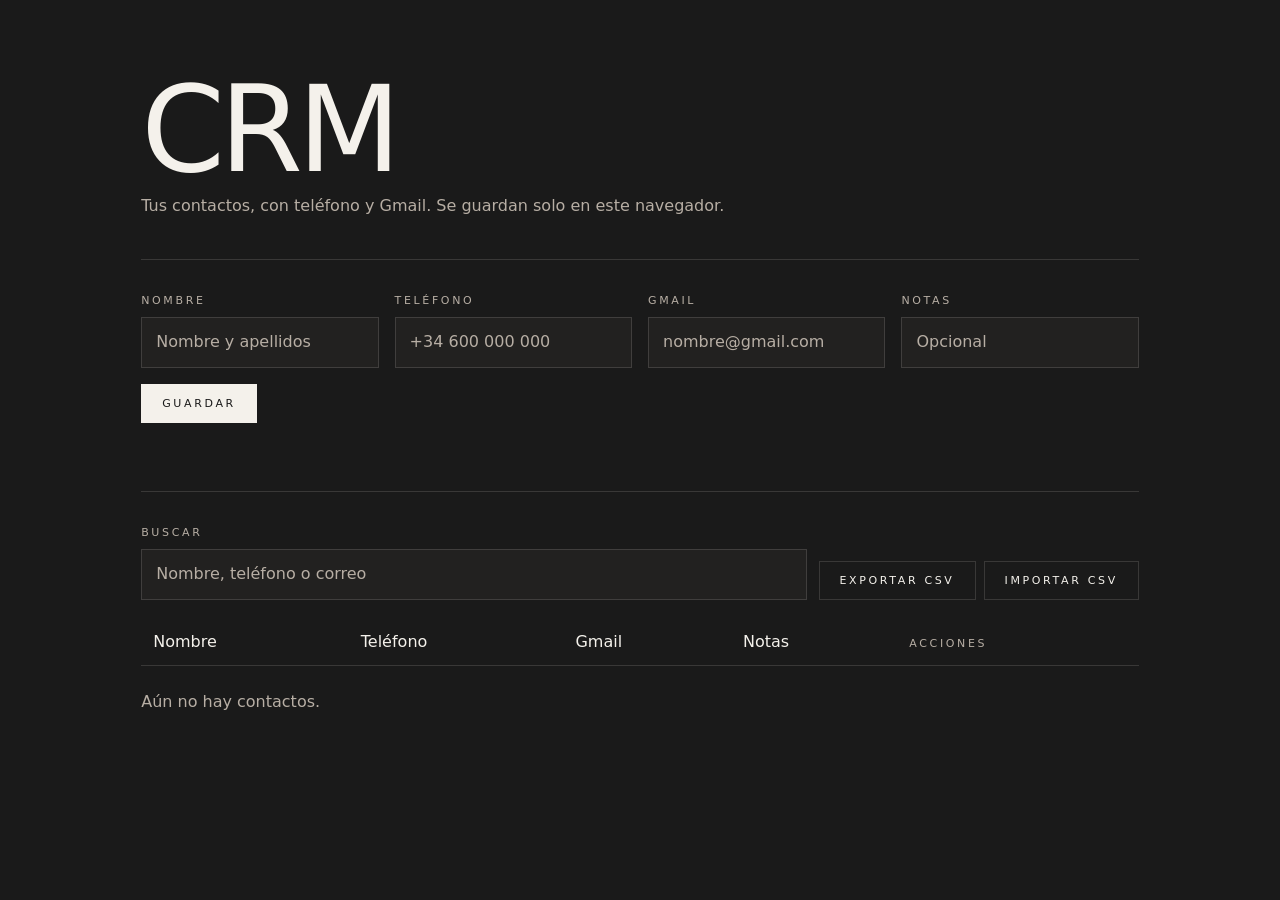
<file: crm.html>
<!doctype html>
<html lang="es">
<head>
<meta charset="utf-8">
<meta name="viewport" content="width=device-width,initial-scale=1">
<title>CRM — MARKA</title>
<meta name="description" content="Agenda de contactos de MARKA: nombre, teléfono y Gmail.">
<meta name="robots" content="noindex,nofollow">
<link rel="icon" href="icon.svg" type="image/svg+xml">
<style>
:root{
--arena:#D9D5CC; --piedra:#B7AEA4; --carbon:#1A1A1A; --hueso:#F4F1EB;
--carbon-2:#222120; --line-d:rgba(244,241,235,.14);
--display:"Neue Montreal","Hanken Grotesk",system-ui,sans-serif;
--body:"Inter",system-ui,sans-serif;
--pad:clamp(20px,4vw,64px);
--ease:cubic-bezier(.22,1,.36,1);
}
*,*::before,*::after{box-sizing:border-box;margin:0;padding:0}
body{background:var(--carbon);color:var(--hueso);font-family:var(--body);font-size:16px;line-height:1.55;-webkit-font-smoothing:antialiased}
main{max-width:1100px;margin:0 auto;padding:clamp(32px,6vw,80px) var(--pad)}
h1{font-family:var(--display);font-weight:500;text-transform:uppercase;letter-spacing:-.045em;line-height:.88;font-size:clamp(48px,10vw,120px);margin-bottom:12px}
.lead{color:var(--piedra);margin-bottom:40px}
.label{font-size:11px;text-transform:uppercase;letter-spacing:.24em;color:var(--piedra)}
section{border-top:1px solid var(--line-d);padding:32px 0}
form{display:grid;grid-template-columns:repeat(auto-fit,minmax(200px,1fr));gap:16px;align-items:end}
label{display:grid;gap:8px}
input{background:var(--carbon-2);color:var(--hueso);border:1px solid var(--line-d);border-radius:0;padding:12px 14px;font:inherit;width:100%}
input::placeholder{color:var(--piedra)}
button,.btn{background:var(--hueso);color:var(--carbon);border:1px solid var(--hueso);padding:12px 20px;font:500 11px var(--body);text-transform:uppercase;letter-spacing:.24em;cursor:pointer;transition:background .4s var(--ease),color .4s var(--ease);display:inline-block;text-align:center}
button:hover,.btn:hover{background:transparent;color:var(--hueso)}
button.sec,.btn.sec{background:transparent;color:var(--hueso);border-color:var(--line-d)}
button.sec:hover,.btn.sec:hover{border-color:var(--hueso)}
[hidden]{display:none!important}
:focus-visible{outline:2px solid var(--hueso);outline-offset:3px}
.bar{display:flex;flex-wrap:wrap;gap:12px;justify-content:space-between;align-items:end;margin-bottom:20px}
.bar .search{flex:1 1 240px}
.acts{display:flex;flex-wrap:wrap;gap:8px}
table{width:100%;border-collapse:collapse}
th{font-weight:400;text-align:left;padding:10px 12px;border-bottom:1px solid var(--line-d)}
td{padding:14px 12px;border-bottom:1px solid var(--line-d);vertical-align:top;overflow-wrap:anywhere}
td a{color:var(--hueso);text-decoration-color:var(--piedra);text-underline-offset:3px}
td.row-acts{white-space:nowrap}
td.row-acts button{padding:8px 12px;margin-left:4px}
.empty{color:var(--piedra);padding:24px 0}
.count{color:var(--piedra)}
.err{color:var(--arena);min-height:1.5em;margin-top:12px}
@media (max-width:640px){
 thead{position:absolute;left:-9999px}
 tr{display:block;border-bottom:1px solid var(--line-d);padding:12px 0}
 td{display:block;border:0;padding:4px 0}
 td[data-l]::before{content:attr(data-l);display:block;font-size:11px;text-transform:uppercase;letter-spacing:.24em;color:var(--piedra)}
 td.row-acts button{margin:8px 8px 0 0}
}
@media (prefers-reduced-motion:reduce){*{transition:none!important}}
</style>
</head>
<body>
<main>
 <h1>CRM</h1>
 <p class="lead">Tus contactos, con teléfono y Gmail. Se guardan solo en este navegador.</p>

 <section aria-label="Añadir contacto">
  <form id="f" novalidate>
   <label><span class="label">Nombre</span><input id="nombre" required autocomplete="off" placeholder="Nombre y apellidos"></label>
   <label><span class="label">Teléfono</span><input id="tel" type="tel" required autocomplete="off" placeholder="+34 600 000 000"></label>
   <label><span class="label">Gmail</span><input id="mail" type="email" required autocomplete="off" placeholder="nombre@gmail.com"></label>
   <label><span class="label">Notas</span><input id="notas" autocomplete="off" placeholder="Opcional"></label>
   <div class="acts"><button id="guardar" type="submit">Guardar</button><button id="cancelar" class="sec" type="button" hidden>Cancelar</button></div>
  </form>
  <p class="err" id="err" role="alert"></p>
 </section>

 <section aria-label="Lista de contactos">
  <div class="bar">
   <label class="search"><span class="label">Buscar</span><input id="q" type="search" placeholder="Nombre, teléfono o correo"></label>
   <div class="acts">
    <button id="exp" class="sec" type="button">Exportar CSV</button>
    <label class="btn sec" for="imp">Importar CSV</label>
    <input id="imp" type="file" accept=".csv,text/csv" hidden>
   </div>
  </div>
  <p class="count" id="count" aria-live="polite"></p>
  <table>
   <thead><tr><th scope="col">Nombre</th><th scope="col">Teléfono</th><th scope="col">Gmail</th><th scope="col">Notas</th><th scope="col"><span class="label">Acciones</span></th></tr></thead>
   <tbody id="rows"></tbody>
  </table>
  <p class="empty" id="empty" hidden>Aún no hay contactos.</p>
 </section>
</main>

<script>
(function(){
 var KEY='marka-crm-contactos', data=[], editId=null;
 var $=function(i){return document.getElementById(i)};

 function load(){try{data=JSON.parse(localStorage.getItem(KEY))||[]}catch(e){data=[]}}
 function save(){try{localStorage.setItem(KEY,JSON.stringify(data))}catch(e){$('err').textContent='No se pudo guardar en este navegador.'}}
 function uid(){return Date.now().toString(36)+Math.random().toString(36).slice(2,6)}

 function cell(tr,label,child){var td=document.createElement('td');td.setAttribute('data-l',label);td.appendChild(child);tr.appendChild(td);return td}
 function txt(s){return document.createTextNode(s||'')}
 function link(href,s){var a=document.createElement('a');a.href=href;a.textContent=s;return a}
 function btn(s,cls,fn){var b=document.createElement('button');b.type='button';b.textContent=s;if(cls)b.className=cls;b.addEventListener('click',fn);return b}

 function render(){
  var q=$('q').value.trim().toLowerCase(), body=$('rows');
  body.textContent='';
  var list=data.filter(function(c){return !q||(c.nombre+' '+c.tel+' '+c.mail+' '+c.notas).toLowerCase().indexOf(q)>-1});
  list.sort(function(a,b){return a.nombre.localeCompare(b.nombre,'es')});
  list.forEach(function(c){
   var tr=document.createElement('tr');
   cell(tr,'Nombre',txt(c.nombre));
   cell(tr,'Teléfono',link('tel:'+c.tel.replace(/[^\d+]/g,''),c.tel));
   cell(tr,'Gmail',link('mailto:'+c.mail,c.mail));
   cell(tr,'Notas',txt(c.notas));
   var td=document.createElement('td');td.className='row-acts';
   td.appendChild(btn('Editar','sec',function(){edit(c.id)}));
   td.appendChild(btn('Borrar','sec',function(){del(c.id)}));
   tr.appendChild(td);body.appendChild(tr);
  });
  $('count').textContent=data.length?list.length+' de '+data.length+' contactos':'';
  $('empty').hidden=data.length>0;
 }

 function reset(){editId=null;$('f').reset();$('guardar').textContent='Guardar';$('cancelar').hidden=true;$('err').textContent=''}
 function edit(id){
  var c=data.find(function(x){return x.id===id});if(!c)return;
  editId=id;$('nombre').value=c.nombre;$('tel').value=c.tel;$('mail').value=c.mail;$('notas').value=c.notas;
  $('guardar').textContent='Actualizar';$('cancelar').hidden=false;$('nombre').focus();
 }
 function del(id){
  var c=data.find(function(x){return x.id===id});
  if(c&&confirm('¿Borrar a '+c.nombre+'?')){data=data.filter(function(x){return x.id!==id});save();render();if(editId===id)reset()}
 }

 $('f').addEventListener('submit',function(e){
  e.preventDefault();
  var n=$('nombre').value.trim(), t=$('tel').value.trim(), m=$('mail').value.trim(), no=$('notas').value.trim();
  if(!n||!t||!m){$('err').textContent='Rellena nombre, teléfono y Gmail.';return}
  if(!/^[^\s@]+@[^\s@]+\.[^\s@]+$/.test(m)){$('err').textContent='El correo no es válido.';return}
  if(!/^\+?[\d\s().-]{6,}$/.test(t)){$('err').textContent='El teléfono no es válido.';return}
  var dup=data.some(function(c){return c.id!==editId&&c.mail.toLowerCase()===m.toLowerCase()});
  if(dup){$('err').textContent='Ya existe un contacto con ese correo.';return}
  if(editId){var c=data.find(function(x){return x.id===editId});c.nombre=n;c.tel=t;c.mail=m;c.notas=no}
  else data.push({id:uid(),nombre:n,tel:t,mail:m,notas:no});
  save();reset();render();$('nombre').focus();
 });
 $('cancelar').addEventListener('click',reset);
 $('q').addEventListener('input',render);

 function esc(s){s=String(s||'');return /[",\n;]/.test(s)?'"'+s.replace(/"/g,'""')+'"':s}
 $('exp').addEventListener('click',function(){
  var rows=[['nombre','telefono','gmail','notas']].concat(data.map(function(c){return [c.nombre,c.tel,c.mail,c.notas]}));
  var csv='﻿'+rows.map(function(r){return r.map(esc).join(',')}).join('\r\n');
  var a=document.createElement('a');a.href=URL.createObjectURL(new Blob([csv],{type:'text/csv;charset=utf-8'}));
  a.download='contactos.csv';document.body.appendChild(a);a.click();a.remove();
 });

 function parseCSV(s){
  var rows=[],r=[],f='',q=false,i,ch;
  s=s.replace(/^﻿/,'');
  var sep=(s.split('\n')[0].match(/;/g)||[]).length>(s.split('\n')[0].match(/,/g)||[]).length?';':',';
  for(i=0;i<s.length;i++){ch=s[i];
   if(q){if(ch==='"'){if(s[i+1]==='"'){f+='"';i++}else q=false}else f+=ch}
   else if(ch==='"')q=true;
   else if(ch===sep){r.push(f);f=''}
   else if(ch==='\n'||ch==='\r'){if(ch==='\r'&&s[i+1]==='\n')i++;r.push(f);rows.push(r);r=[];f=''}
   else f+=ch}
  if(f||r.length){r.push(f);rows.push(r)}
  return rows;
 }
 $('imp').addEventListener('change',function(e){
  var file=e.target.files[0];if(!file)return;
  var rd=new FileReader();
  rd.onload=function(){
   var rows=parseCSV(String(rd.result)), added=0;
   rows.slice(1).forEach(function(r){
    var n=(r[0]||'').trim(), t=(r[1]||'').trim(), m=(r[2]||'').trim();
    if(!n||!t||!/^[^\s@]+@[^\s@]+\.[^\s@]+$/.test(m))return;
    if(data.some(function(c){return c.mail.toLowerCase()===m.toLowerCase()}))return;
    data.push({id:uid(),nombre:n,tel:t,mail:m,notas:(r[3]||'').trim()});added++;
   });
   save();render();$('err').textContent=added+' contactos importados.';
  };
  rd.readAsText(file);e.target.value='';
 });

 load();render();
})();
</script>
</body>
</html>
</file>
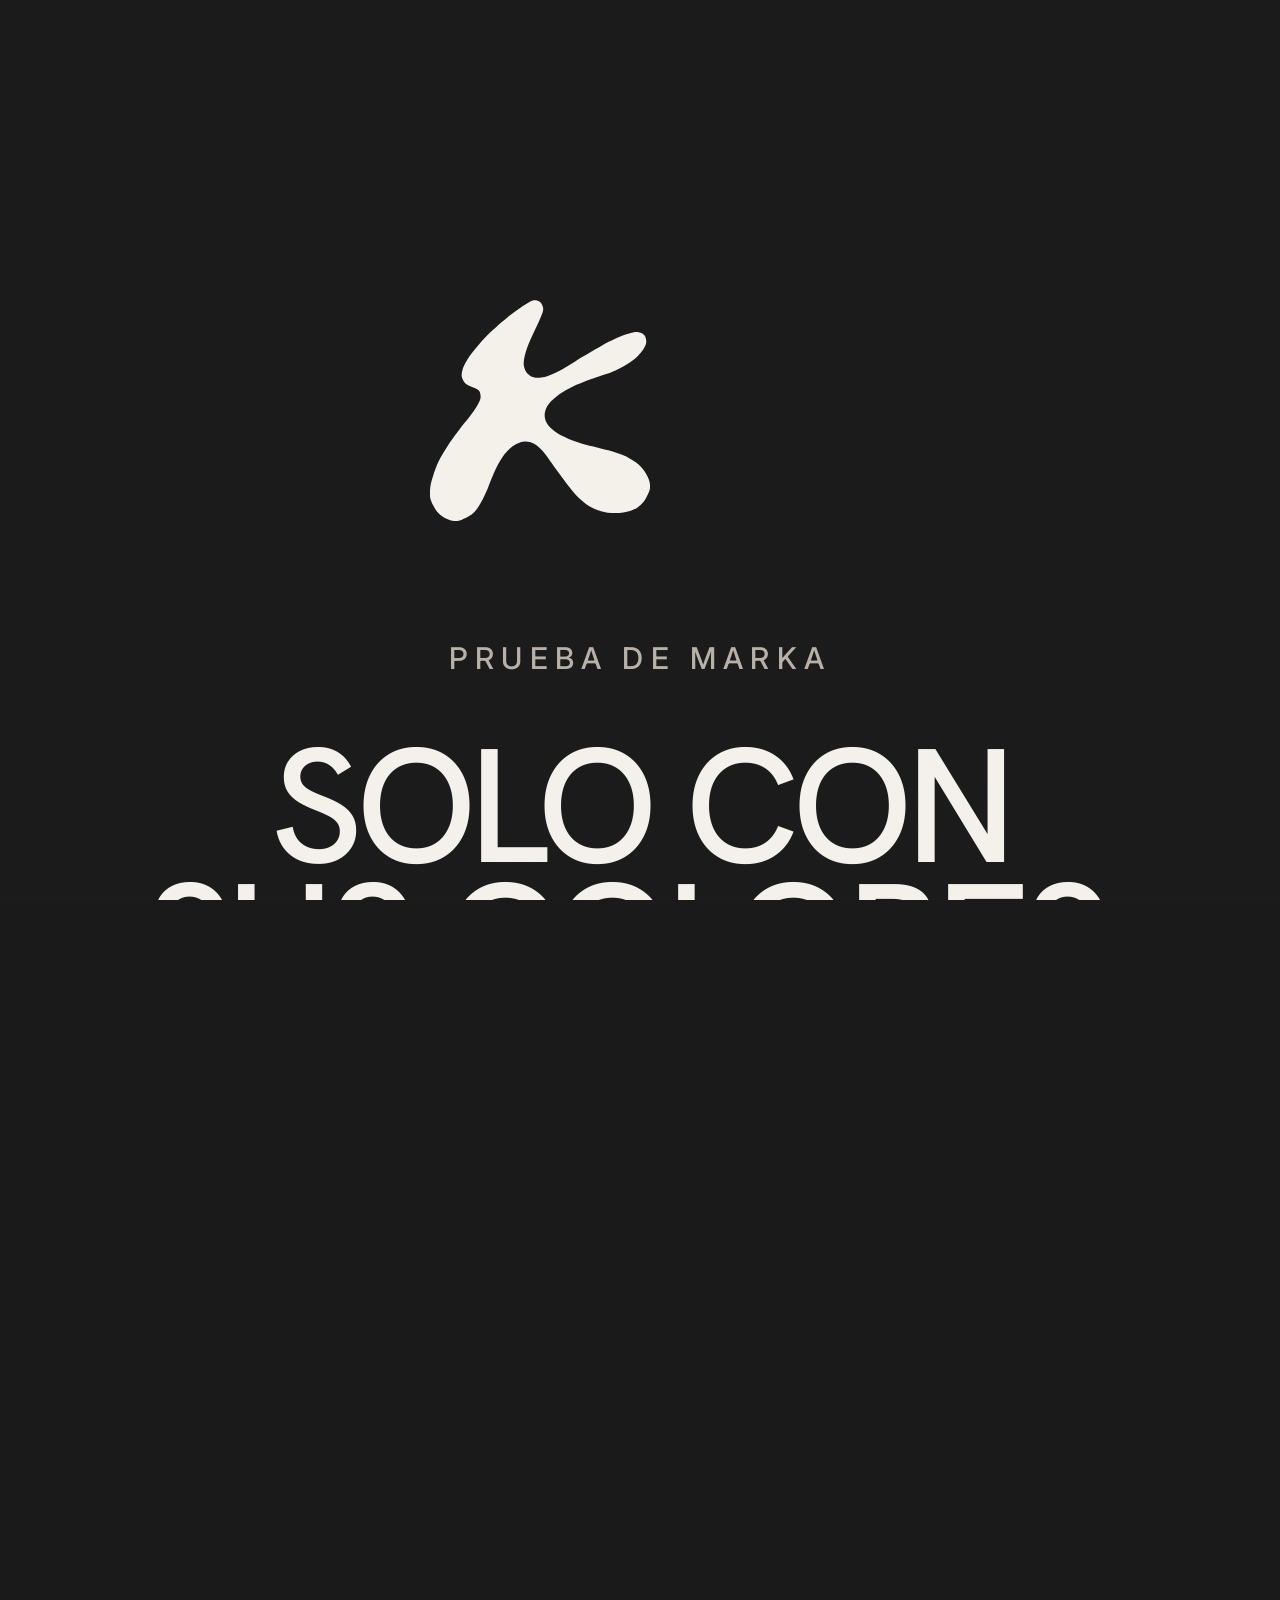
<file: contenido/piezas/02-sin-logo-quiz.html>
<!doctype html>
<html lang="es"><head><meta charset="utf-8"><title>¿La reconoces sin su logo?</title>
<link rel="stylesheet" href="../motor/base.css">
<style>
.pal{position:absolute;left:0;right:0;text-align:center}
.k{position:absolute;color:var(--hueso)}
#tablero{position:absolute;left:110px;top:560px;width:860px;height:860px;overflow:hidden;border-radius:6px}
#tablero > div{position:absolute}
#barra{position:absolute;left:110px;top:1460px;height:10px;background:var(--hueso);width:0}
#marco{position:absolute;left:110px;top:1460px;height:10px;width:860px;background:var(--hueso);opacity:.15}
#nombre{position:absolute;left:0;right:0;top:1520px;text-align:center}
</style></head>
<body><div class="lienzo">

<section class="esc" id="s1">
  <div class="k" id="s1k" style="left:430px;top:300px;width:220px;height:221px"></div>
  <div class="pal et" style="top:640px;color:var(--piedra)">Prueba de marka</div>
  <div class="pal d" id="s1a" style="top:740px;font-size:150px">SOLO CON</div>
  <div class="pal d" id="s1b" style="top:875px;font-size:150px">SUS COLORES.</div>
  <div class="pal d" id="s1c" style="top:1080px;font-size:118px;color:var(--piedra)">¿CUÁNTAS</div>
  <div class="pal d" id="s1d" style="top:1185px;font-size:118px;color:var(--piedra)">ACIERTAS?</div>
</section>

<section class="esc" id="s2">
  <div class="pal et" id="ronda" style="top:300px;color:var(--piedra)"></div>
  <div class="pal d" style="top:380px;font-size:104px">¿QUÉ MARKA ES?</div>
  <div id="tablero"></div>
  <div id="marco"></div><div id="barra"></div>
  <div id="nombre" class="d" style="font-size:118px"></div>
</section>

<section class="esc" id="s3" style="background:var(--hueso);color:var(--carbon)">
  <div class="pal d" id="s3a" style="top:470px;font-size:124px">SI TAPAS<br>TU LOGO,<br>¿TE RECONOCEN?</div>
  <div class="pal b" id="s3b" style="top:900px;font-size:54px;padding:0 120px">Un logo es la firma. Lo que te hace reconocible es todo lo demás.</div>
  <div class="pal d" id="s3c" style="top:1200px;font-size:96px">COMENTA «MARKA»</div>
  <div class="pal b" id="s3d" style="top:1310px;font-size:50px;padding:0 140px">y te decimos si tu marka pasa la prueba.</div>
</section>

<section class="esc" id="s4">
  <div class="k" id="s4k" style="left:390px;top:620px;width:300px;height:302px"></div>
  <div class="pal d" id="s4a" style="top:1010px;font-size:110px;letter-spacing:.12em">MARKA</div>
  <div class="pal et" id="s4b" style="top:1150px;color:var(--piedra)">Esto no es un logo. Es una marka.</div>
</section>

<div id="flash" class="esc" style="background:var(--hueso);opacity:0;z-index:50"></div>
<div id="grano"></div>
</div>
<script src="../motor/k-path.js"></script>
<script src="../motor/motor.js"></script>
<script>
const {e, p, lerp, spring, vis, $, set, clamp} = M;
['#s1k','#s4k'].forEach(s => $(s).innerHTML = M.kSvg());
// Rondas: solo color y forma abstracta, sin logotipos.
const R = [
  {n:'COCA-COLA', bg:'#E41E2B', f:[{c:'#FFFFFF', s:'left:-10%;top:42%;width:120%;height:14%;border-radius:50%;transform:rotate(-8deg)'}]},
  {n:'IKEA', bg:'#0058A3', f:[{c:'#FFDA1A', s:'left:12%;top:33%;width:76%;height:34%;border-radius:50%'}]},
  {n:'SPOTIFY', bg:'#191414', f:[{c:'#1DB954', s:'left:25%;top:25%;width:50%;height:50%;border-radius:50%'}]},
  {n:'MCDONALD’S', bg:'#DA291C', f:[{c:'#FFC72C', s:'left:0;top:62%;width:100%;height:38%'}]},
  {n:'MILKA', bg:'#7B5AA6', f:[{c:'#FFFFFF', s:'left:0;top:0;width:100%;height:22%'}]},
  {n:'TIFFANY & CO.', bg:'#81D8D0', f:[{c:'#FFFFFF', s:'left:44%;top:0;width:12%;height:100%'},{c:'#FFFFFF', s:'left:0;top:44%;width:100%;height:12%'}]},
];
const T0 = 2.3, RD = [2.6, 2.5, 2.4, 2.3, 2.2, 2.4]; // cada ronda un poco más rápida
const ini = []; let acc = T0; RD.forEach(d => { ini.push(acc); acc += d; });
const T3 = acc, T4 = T3 + 4.2; window.DURACION = T4 + 2.6;
let cur = -1;
function pinta(i) {
  if (cur === i) return; cur = i;
  const r = R[i]; const tb = $('#tablero');
  tb.style.background = r.bg;
  tb.innerHTML = r.f.map(f => `<div style="background:${f.c};${f.s}"></div>`).join('');
  $('#ronda').textContent = `Ronda ${i + 1} de ${R.length}`;
  $('#nombre').textContent = r.n;
}
function stamp(el, t, a, from = 1.6) { const k = e(t, a, a + .3); set(el, {opacity: t < a ? 0 : 1, transform: `scale(${lerp(from, 1, k)})`}); }
function up(el, t, a, d = .5, dy = 60) { const k = e(t, a, a + d); set(el, {opacity: k, transform: `translateY(${(1 - k) * dy}px)`}); }

window.render = function (t) {
  M.grano(t);
  vis($('#s1'), t < T0); vis($('#s2'), t >= T0 && t < T3); vis($('#s3'), t >= T3 && t < T4); vis($('#s4'), t >= T4);
  let fl = 0; [T0, T3, T4].concat(ini.slice(1)).forEach(c => { const d = t - c; if (d >= 0 && d < .15) fl = Math.max(fl, 1 - d / .15); });
  $('#flash').style.opacity = fl * .8;
  if (t < T0) {
    // el gancho ya se lee en el primer fotograma
    $('#s1k').style.transform = `rotate(${Math.sin(t * 3) * 8}deg) scale(${1 + Math.sin(t * 6) * .03})`;
    stamp($('#s1a'), t, 0, 1.08); stamp($('#s1b'), t, 0, 1.08);
    up($('#s1c'), t, .55, .35, 30); up($('#s1d'), t, .75, .35, 30);
    const o = e(t, T0 - .25, T0); $('#s1').style.transform = `scale(${1 - o * .1})`;
  }
  if (t >= T0 && t < T3) {
    let i = ini.length - 1; while (ini[i] > t) i--;
    pinta(i);
    const a = ini[i], d = RD[i], rev = a + d * .62;
    const k = e(t, a, a + .35);
    const tb = $('#tablero');
    set(tb, {transform: `scale(${lerp(.82, 1, k)}) rotate(${lerp(-4, 0, k)}deg)`, opacity: k});
    [...tb.children].forEach((c, n) => { const kk = spring(t, a + .12 + n * .08, .8, 1.4, 5); c.style.transform = (c.style.transform.replace(/scale\([^)]*\)/, '') + ` scale(${kk})`).trim(); });
    $('#barra').style.width = `${(1 - clamp((t - a - .2) / (rev - a - .2))) * 860}px`;
    const nm = $('#nombre');
    if (t < rev) nm.style.opacity = 0; else stamp(nm, t, rev, 1.5);
  }
  if (t >= T3 && t < T4) {
    up($('#s3a'), t, T3 + .05, .5, 60); up($('#s3b'), t, T3 + .9, .5, 30);
    stamp($('#s3c'), t, T3 + 1.9, 1.4); up($('#s3d'), t, T3 + 2.3, .45, 25);
  }
  if (t >= T4) {
    const k = spring(t, T4, 1.1, 1.8, 5);
    set($('#s4k'), {transform: `scale(${lerp(2.4, 1, k)}) rotate(${lerp(-20, 0, k)}deg)`});
    up($('#s4a'), t, T4 + .45, .5, 40); up($('#s4b'), t, T4 + .8, .5, 20);
  }
};
window.render(0);
</script>
</body></html>
</file>
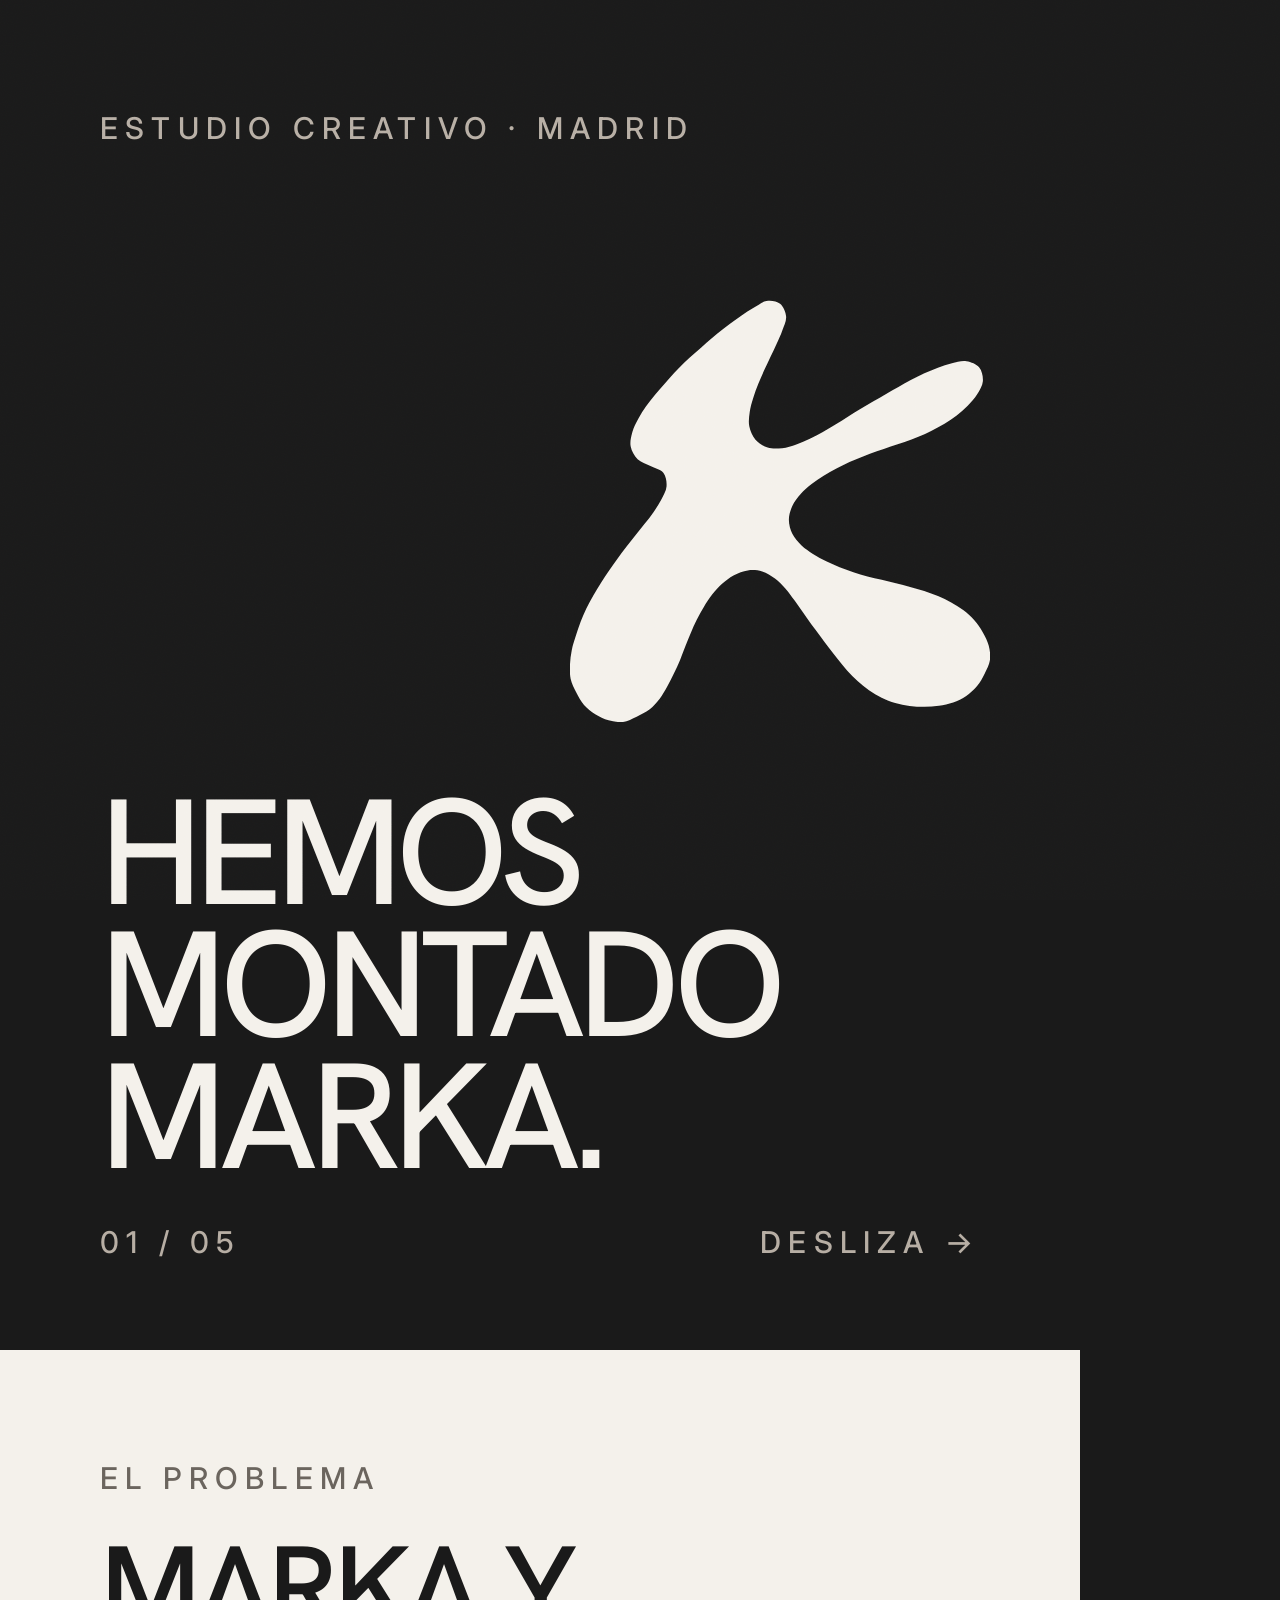
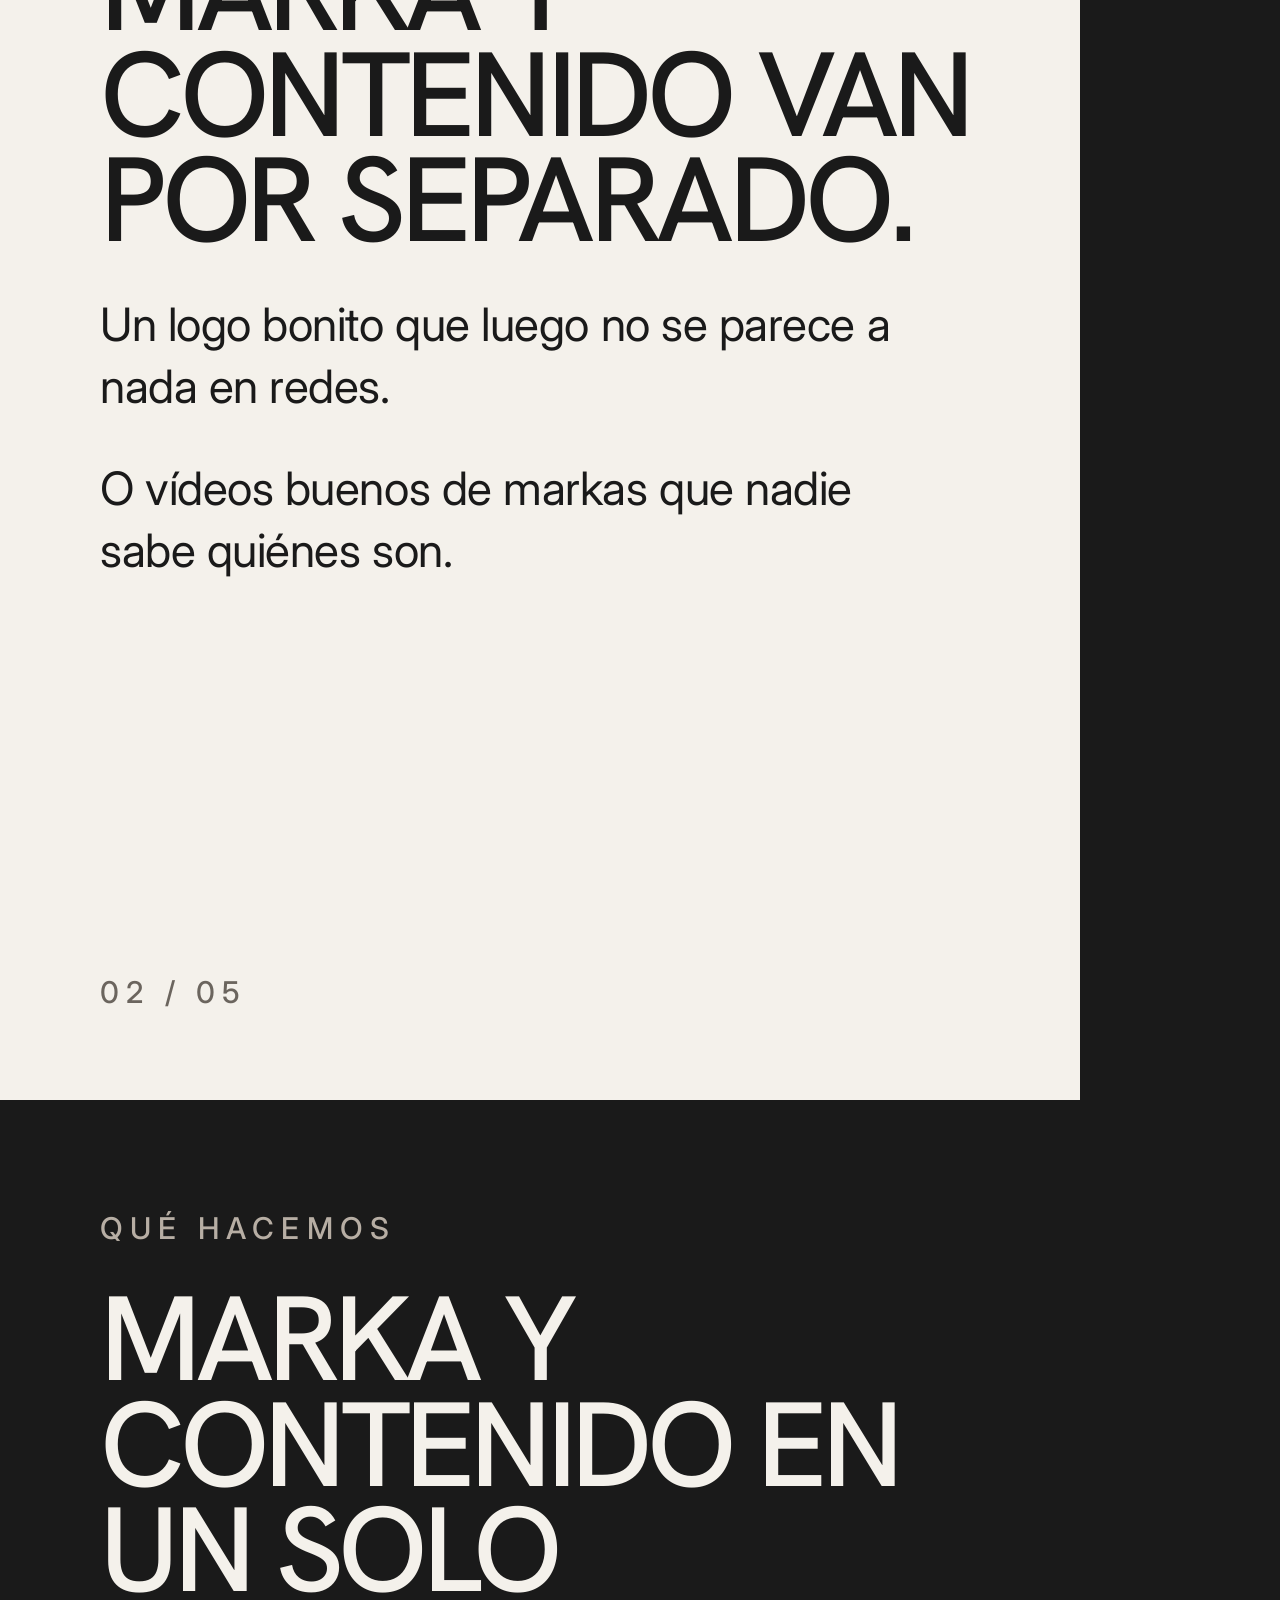
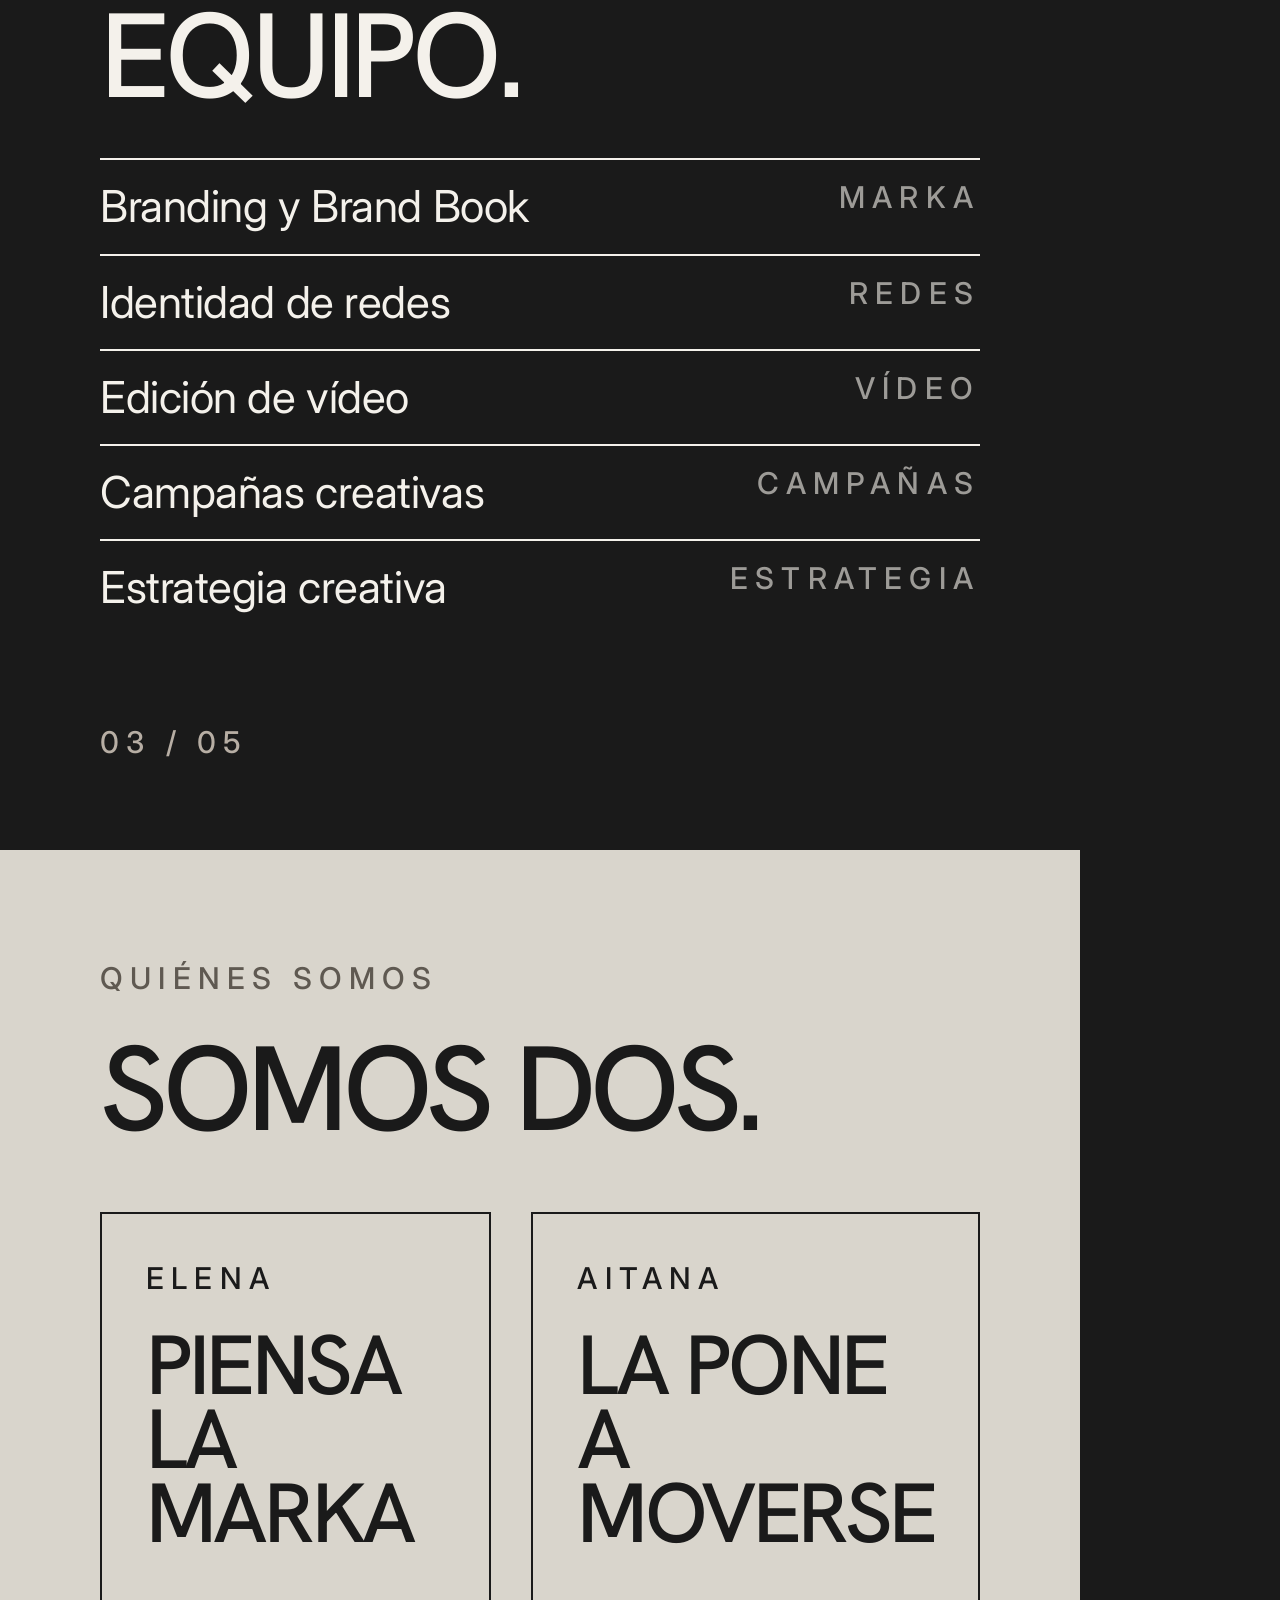
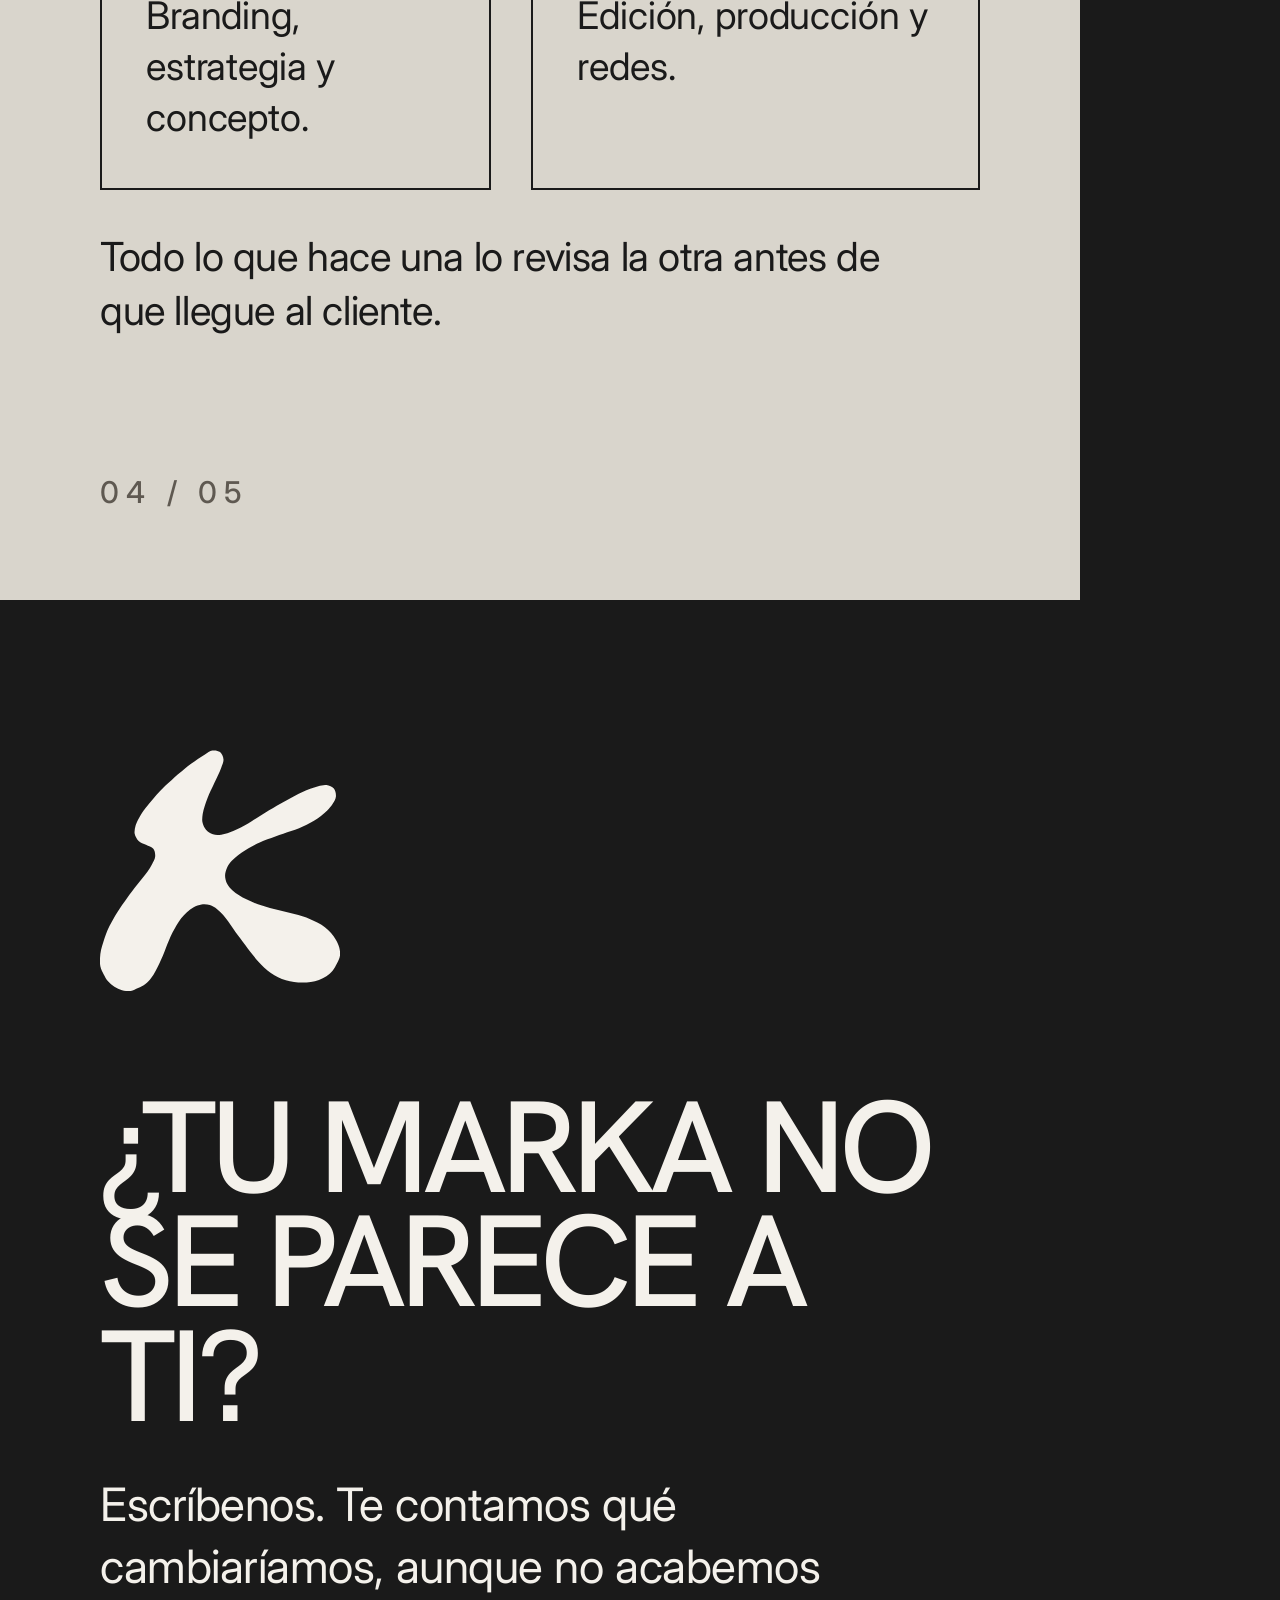
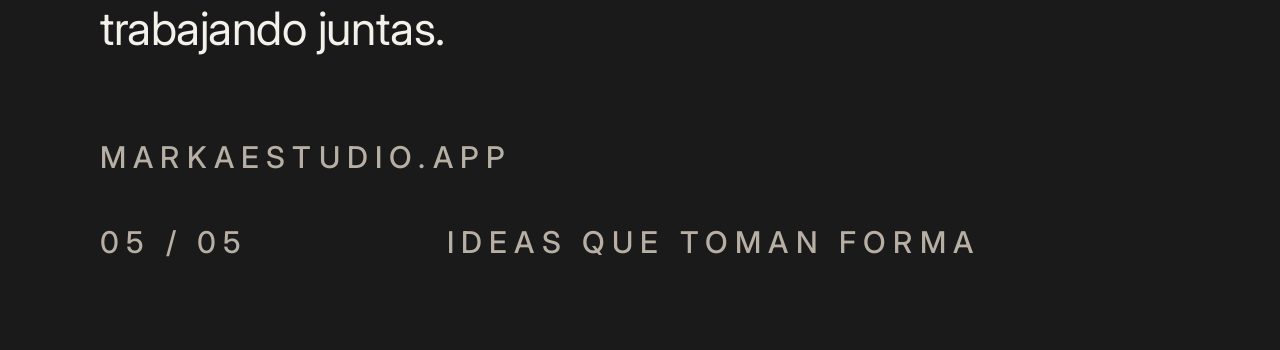
<file: contenido/piezas/03-linkedin-hemos-montado-marka.html>
<!doctype html>
<html lang="es"><head><meta charset="utf-8"><title>Hemos montado MARKA</title>
<link rel="stylesheet" href="../motor/base.css">
<style>
@page{size:1080px 1350px;margin:0}
html,body{width:1080px;height:auto;overflow:visible}
.pag{position:relative;width:1080px;height:1350px;overflow:hidden;page-break-after:always;padding:110px 100px}
.osc{background:var(--carbon);color:var(--hueso)} .cla{background:var(--hueso);color:var(--carbon)} .are{background:var(--arena);color:var(--carbon)}
.n{position:absolute;left:100px;bottom:90px} .m{position:absolute;right:100px;bottom:90px}
.k{position:absolute;color:currentColor}
h2{font-size:150px;margin-top:40px} p{font-size:46px;margin-top:40px;max-width:820px}
.lista{margin-top:50px;font-size:44px;line-height:1.3}
.lista div{border-top:2px solid currentColor;padding:18px 0;display:flex;justify-content:space-between}
.lista span{opacity:.6;font-size:30px;letter-spacing:.24em;text-transform:uppercase;font-weight:500}
.duo{display:flex;gap:40px;margin-top:70px}.duo>div{flex:1;border:2px solid currentColor;padding:44px}
.duo h3{font-size:84px}
</style></head>
<body>
<section class="pag osc">
  <div class="et" style="color:var(--piedra)">Estudio creativo · Madrid</div>
  <div class="k" id="k1" style="right:90px;top:300px;width:420px;height:422px"></div>
  <h2 class="d" style="margin-top:640px">HEMOS<br>MONTADO<br>MARKA.</h2>
  <div class="et n" style="color:var(--piedra)">01 / 05</div><div class="et m" style="color:var(--piedra)">Desliza →</div>
</section>
<section class="pag cla">
  <div class="et" style="color:#6b655e">El problema</div>
  <h2 class="d" style="font-size:120px">MARKA Y CONTENIDO VAN POR SEPARADO.</h2>
  <p class="b">Un logo bonito que luego no se parece a nada en redes.</p>
  <p class="b">O vídeos buenos de markas que nadie sabe quiénes son.</p>
  <div class="et n" style="color:#6b655e">02 / 05</div>
</section>
<section class="pag osc">
  <div class="et" style="color:var(--piedra)">Qué hacemos</div>
  <h2 class="d" style="font-size:120px">MARKA Y CONTENIDO EN UN SOLO EQUIPO.</h2>
  <div class="lista b">
    <div>Branding y Brand Book <span>Marka</span></div>
    <div>Identidad de redes <span>Redes</span></div>
    <div>Edición de vídeo <span>Vídeo</span></div>
    <div>Campañas creativas <span>Campañas</span></div>
    <div>Estrategia creativa <span>Estrategia</span></div>
  </div>
  <div class="et n" style="color:var(--piedra)">03 / 05</div>
</section>
<section class="pag are">
  <div class="et" style="color:#5f5951">Quiénes somos</div>
  <h2 class="d" style="font-size:120px">SOMOS DOS.</h2>
  <div class="duo b">
    <div><div class="et">Elena</div><h3 class="d" style="margin-top:30px">PIENSA LA MARKA</h3><p style="font-size:38px">Branding, estrategia y concepto.</p></div>
    <div><div class="et">Aitana</div><h3 class="d" style="margin-top:30px">LA PONE A MOVERSE</h3><p style="font-size:38px">Edición, producción y redes.</p></div>
  </div>
  <p class="b" style="font-size:40px">Todo lo que hace una lo revisa la otra antes de que llegue al cliente.</p>
  <div class="et n" style="color:#5f5951">04 / 05</div>
</section>
<section class="pag osc">
  <div class="k" id="k2" style="left:100px;top:150px;width:240px;height:241px"></div>
  <h2 class="d" style="margin-top:380px;font-size:130px">¿TU MARKA NO SE PARECE A TI?</h2>
  <p class="b">Escríbenos. Te contamos qué cambiaríamos, aunque no acabemos trabajando juntas.</p>
  <div class="et" style="margin-top:80px;color:var(--piedra)">markaestudio.app</div>
  <div class="et n" style="color:var(--piedra)">05 / 05</div><div class="et m" style="color:var(--piedra)">Ideas que toman forma</div>
</section>
<div id="grano" style="position:fixed"></div>
<script src="../motor/k-path.js"></script><script src="../motor/motor.js"></script>
<script>['#k1','#k2'].forEach(s=>M.$(s).innerHTML=M.kSvg());</script>
</body></html>
</file>
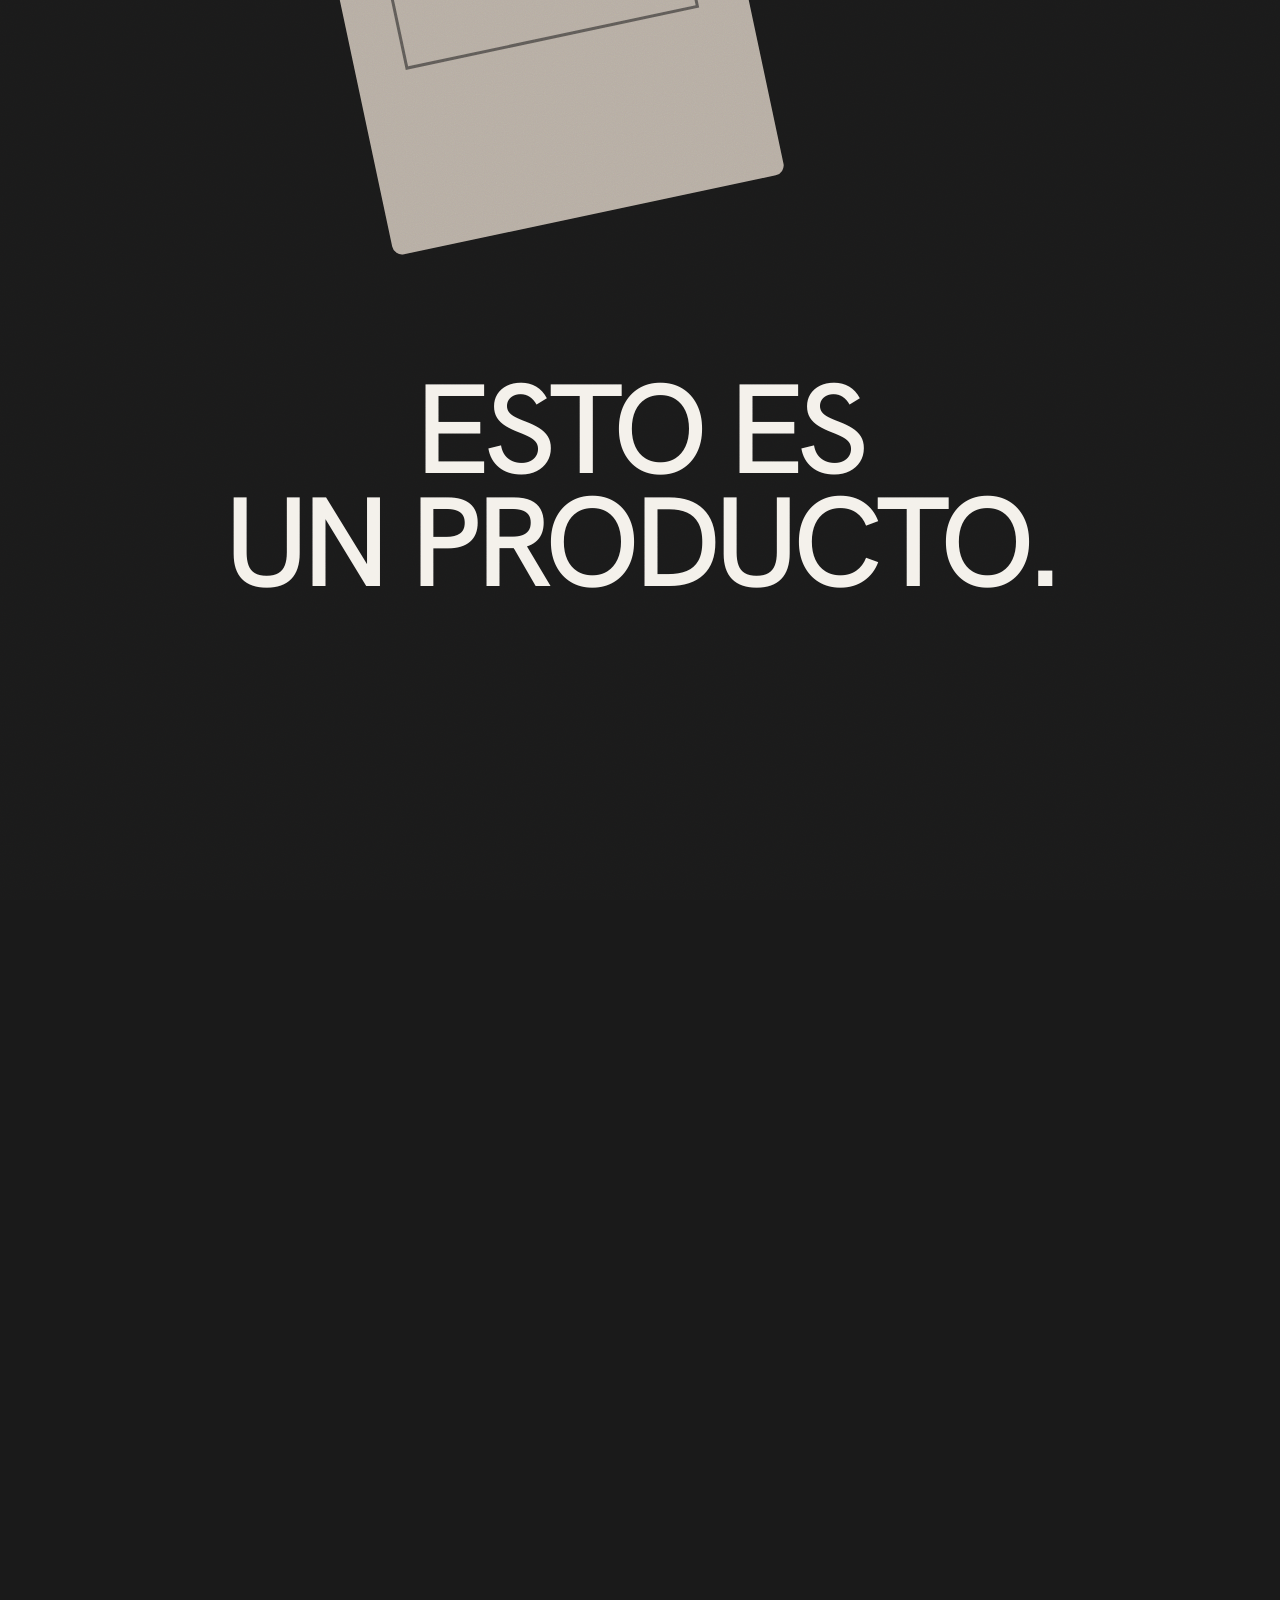
<file: contenido/piezas/04-del-producto-al-regalo.html>
<!doctype html>
<html lang="es"><head><meta charset="utf-8"><title>Del producto al regalo</title>
<link rel="stylesheet" href="../motor/base.css">
<style>
.pal{position:absolute;left:0;right:0;text-align:center}
.k{position:absolute;color:var(--hueso)}
#caja{position:absolute;left:340px;top:640px;width:400px;height:480px}
#cuerpo{position:absolute;inset:0;background:var(--piedra);border-radius:10px}
#etq0{position:absolute;left:50px;right:50px;top:180px;height:120px;border:3px solid var(--carbon);opacity:.55}
#papel{position:absolute;inset:0;background:var(--hueso);border-radius:10px;overflow:hidden;transform-origin:50% 0}
#papel .rayas{position:absolute;inset:-200px;background:repeating-linear-gradient(45deg,transparent 0 40px,rgba(26,26,26,.05) 40px 80px)}
#lazoV,#lazoH{position:absolute;background:var(--carbon)}
#lazoV{left:180px;width:40px;top:0;height:0} #lazoH{top:220px;height:40px;left:0;width:0}
#nudo{position:absolute;left:110px;top:150px;width:180px;height:181px;color:var(--carbon);filter:drop-shadow(0 0 0 var(--hueso))}
#tag{position:absolute;left:300px;top:-60px;white-space:nowrap;background:var(--arena);color:var(--carbon);padding:14px 26px;transform-origin:0 0}
#suelo{position:absolute;left:220px;width:640px;top:1140px;height:4px;background:var(--hueso);opacity:.15}
.paso{position:absolute;left:120px;right:170px;border-top:2px solid rgba(244,241,235,.25);padding-top:26px}
</style></head>
<body><div class="lienzo">
<section class="esc" id="s1">
  <div class="pal et" id="t0" style="top:300px;color:var(--piedra)">Edición Navidad</div>
  <div class="pal d" id="t1" style="top:380px;font-size:120px">ESTO ES<br>UN PRODUCTO.</div>
  <div class="pal d" id="t2" style="top:380px;font-size:120px">ESTO ES<br>UN REGALO.</div>
  <div id="suelo"></div>
  <div id="caja">
    <div id="cuerpo"><div id="etq0"></div></div>
    <div id="papel"><div class="rayas"></div></div>
    <div id="lazoV"></div><div id="lazoH"></div>
    <div id="nudo"></div>
    <div id="tag" class="et">Para ti</div>
  </div>
  <div class="pal b" id="t3" style="top:1260px;font-size:54px;padding:0 140px;color:var(--piedra)">En Navidad nadie compra un producto. Compra lo que va a regalar.</div>
</section>
<section class="esc" id="s2">
  <div class="pal et" style="top:330px;color:var(--piedra)">Lo que preparamos</div>
  <div class="paso" id="p1" style="top:470px"><div class="et" style="color:var(--piedra)">01</div><div class="d" style="font-size:100px;margin-top:18px">PACKAGING DE TEMPORADA</div></div>
  <div class="paso" id="p2" style="top:790px"><div class="et" style="color:var(--piedra)">02</div><div class="d" style="font-size:100px;margin-top:18px">VÍDEO DE PRODUCTO</div></div>
  <div class="paso" id="p3" style="top:1110px"><div class="et" style="color:var(--piedra)">03</div><div class="d" style="font-size:100px;margin-top:18px">CAMPAÑA EN REDES</div></div>
</section>
<section class="esc" id="s3" style="background:var(--hueso);color:var(--carbon)">
  <div class="pal d" id="c1" style="top:560px;font-size:130px">QUE TU<br>PRODUCTO<br>SE REGALE.</div>
  <div class="pal b" id="c2" style="top:1020px;font-size:54px;padding:0 150px">Escríbenos y te preparamos tu Edición Navidad.</div>
  <div class="pal et" id="c3" style="top:1220px;color:#6b655e">markaestudio.app</div>
</section>
<section class="esc" id="s4">
  <div class="k" id="kf" style="left:390px;top:620px;width:300px;height:302px"></div>
  <div class="pal d" id="m1" style="top:1010px;font-size:110px;letter-spacing:.12em">MARKA</div>
  <div class="pal et" id="m2" style="top:1150px;color:var(--piedra)">Ideas que toman forma</div>
</section>
<div id="flash" class="esc" style="background:var(--hueso);opacity:0;z-index:50"></div>
<div id="grano"></div>
</div>
<script src="../motor/k-path.js"></script><script src="../motor/motor.js"></script>
<script>
const {e, p, lerp, spring, vis, $, set, clamp} = M;
$('#nudo').innerHTML = M.kSvg(); $('#kf').innerHTML = M.kSvg();
const A = 11.5, B = 16.3, C = 20.0; window.DURACION = C + 2.6;
function stamp(el, t, a, from = 1.5) { const k = e(t, a, a + .3); set(el, {opacity: t < a ? 0 : 1, transform: `scale(${lerp(from, 1, k)})`}); }
function up(el, t, a, d = .5, dy = 60) { const k = e(t, a, a + d); set(el, {opacity: k, transform: `translateY(${(1 - k) * dy}px)`}); }
window.render = function (t) {
  M.grano(t);
  vis($('#s1'), t < A); vis($('#s2'), t >= A && t < B); vis($('#s3'), t >= B && t < C); vis($('#s4'), t >= C);
  let fl = 0; [A, B, C, 3.4].forEach(c => { const d = t - c; if (d >= 0 && d < .15) fl = Math.max(fl, 1 - d / .15); });
  $('#flash').style.opacity = fl * .7;
  if (t < A) {
    up($('#t0'), t, 0, .3, 20);
    // el producto cae y rebota
    const y = lerp(-900, 0, spring(t, 0, .8, 2, 5.5));
    $('#caja').style.transform = `translateY(${y}px) rotate(${lerp(-12, 0, e(t, 0, .7))}deg) scale(${1 + Math.sin(t * 2) * .01})`;
    set($('#t1'), {opacity: t < 3.3 ? 1 : 0, transform: `scale(${lerp(1.06, 1, e(t, 0, .4))})`});
    // papel que envuelve de arriba abajo
    $('#papel').style.transform = `scaleY(${e(t, 3.4, 4.2)})`;
    $('#lazoV').style.height = `${e(t, 4.3, 4.8) * 480}px`;
    $('#lazoH').style.width = `${e(t, 4.6, 5.1) * 400}px`;
    const n = spring(t, 5.1, .9, 1.6, 4.5);
    set($('#nudo'), {transform: `scale(${n}) rotate(${lerp(-120, 0, n)}deg)`, opacity: t > 5.1 ? 1 : 0});
    const g = spring(t, 5.7, 1.4, 1.2, 3);
    set($('#tag'), {transform: `rotate(${lerp(-70, 12, g) + Math.sin(t * 3) * 3 * clamp(t - 6.5)}deg)`, opacity: t > 5.7 ? 1 : 0});
    if (t >= 3.4) stamp($('#t2'), t, 3.4, 1.4); else $('#t2').style.opacity = 0;
    up($('#t3'), t, 7.0, .6, 40);
    const o = e(t, A - .35, A); $('#s1').style.transform = `translateY(${-o * 300}px)`; $('#s1').style.opacity = 1 - o;
  }
  if (t >= A && t < B) {
    [['#p1', A + .1], ['#p2', A + 1.4], ['#p3', A + 2.7]].forEach(([s, a]) => { const k = e(t, a, a + .45); set($(s), {opacity: k, transform: `translateX(${(1 - k) * -140}px)`}); });
  }
  if (t >= B && t < C) { up($('#c1'), t, B + .05, .5, 70); up($('#c2'), t, B + .9, .5, 30); up($('#c3'), t, B + 1.4, .5, 20); }
  if (t >= C) {
    const k = spring(t, C, 1.1, 1.8, 5);
    set($('#kf'), {transform: `scale(${lerp(2.4, 1, k)}) rotate(${lerp(20, 0, k)}deg)`});
    up($('#m1'), t, C + .45, .5, 40); up($('#m2'), t, C + .8, .5, 20);
  }
};
window.render(0);
</script></body></html>
</file>
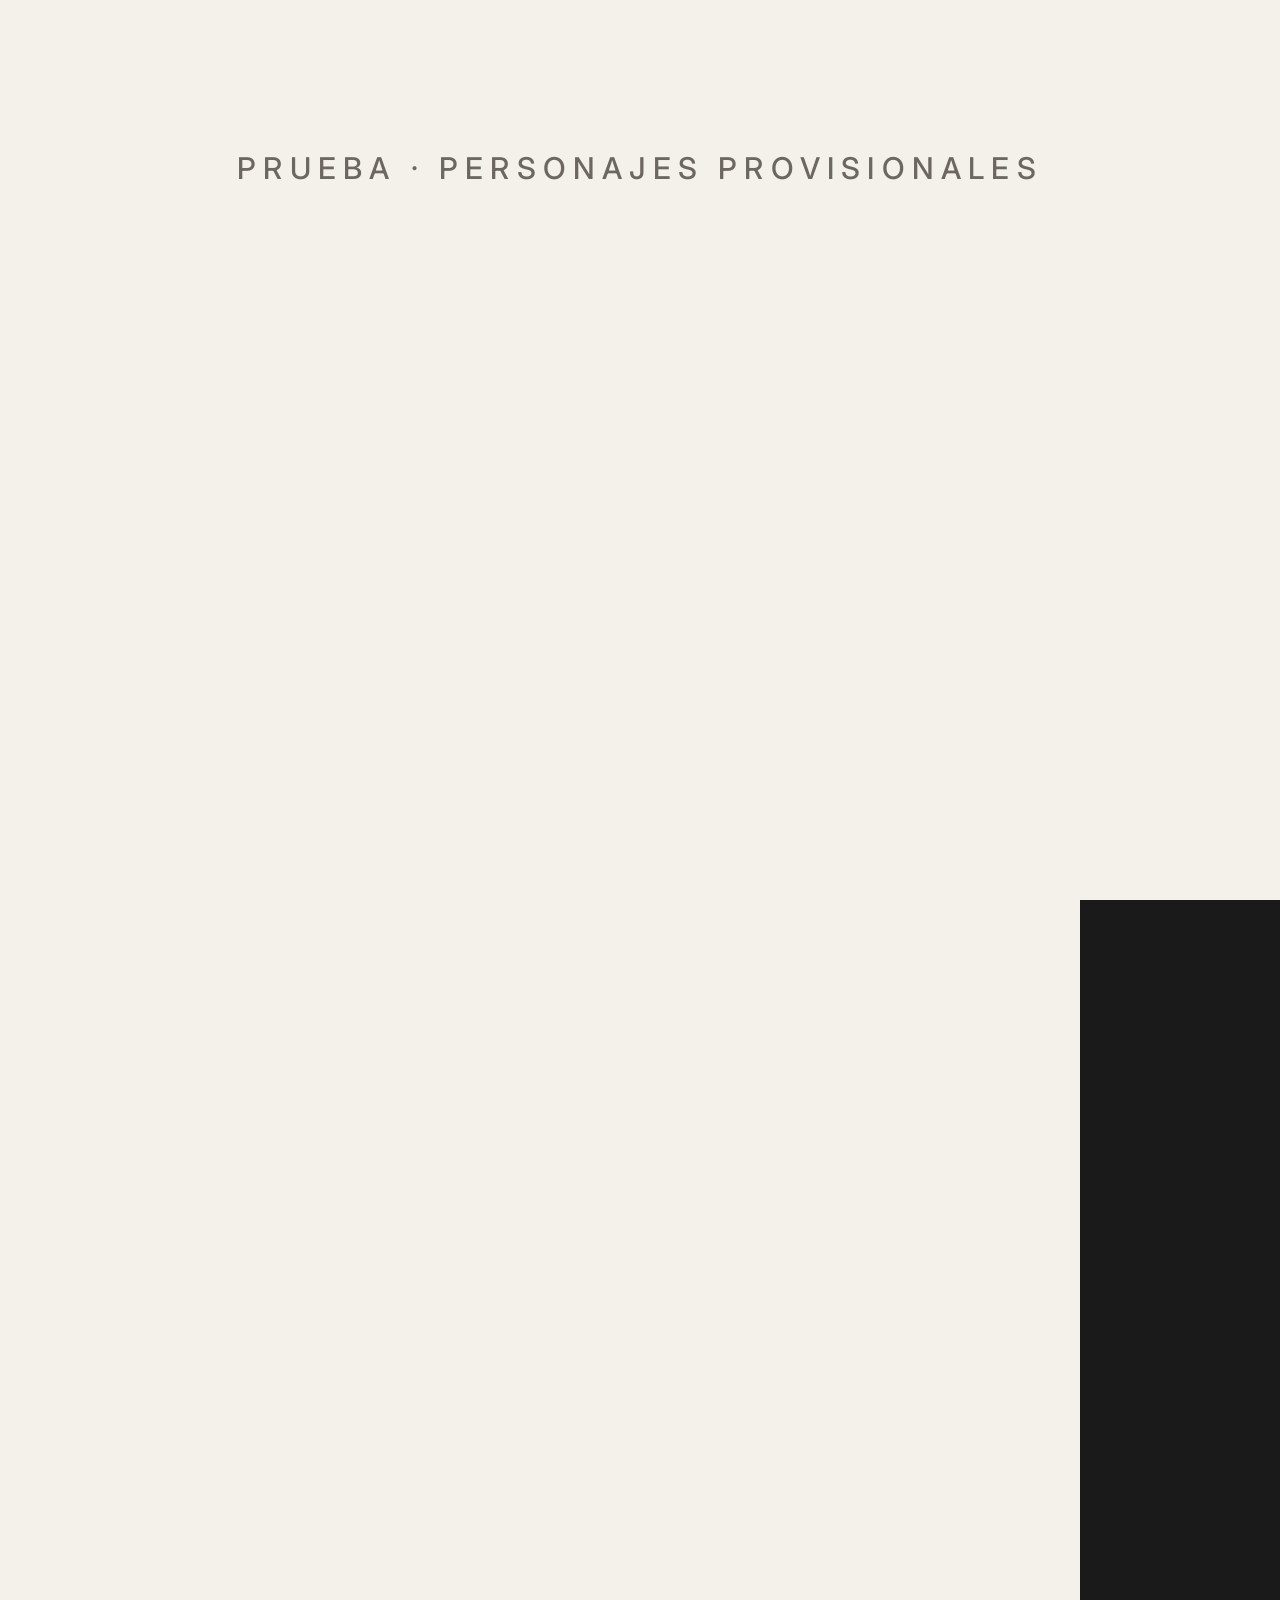
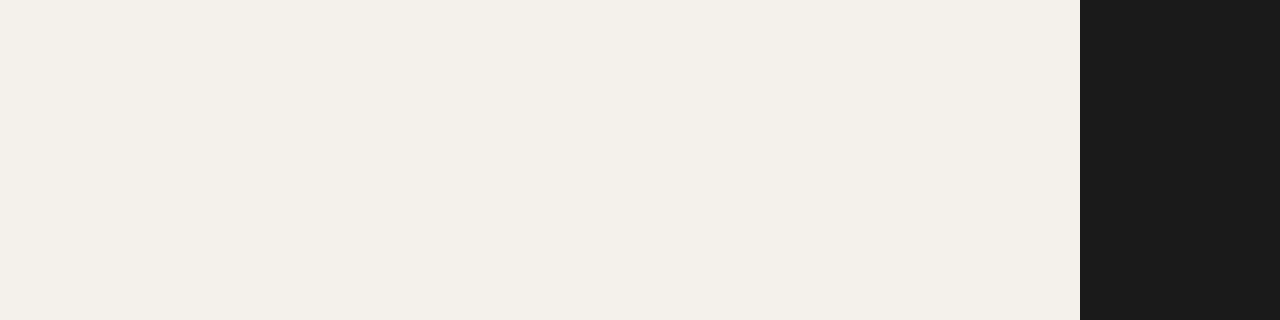
<file: contenido/piezas/05-munecas-prueba.html>
<!doctype html>
<html lang="es"><head><meta charset="utf-8"><title>Muñecas MARKA · prueba</title>
<link rel="stylesheet" href="../motor/base.css">
<style>
body{background:var(--hueso)}
.pal{position:absolute;left:0;right:0;text-align:center}
#esc{position:absolute;inset:0;background:var(--hueso)}
.pj{position:absolute;top:620px;width:440px;height:770px}
#elena{left:60px} #aitana{left:580px}
#mesa{position:absolute;left:0;right:0;top:1300px;height:620px;background:var(--carbon)}
.bocadillo{position:absolute;top:300px;max-width:600px;background:var(--carbon);color:var(--hueso);padding:34px 42px;border-radius:36px;font-size:50px}
#bE{left:70px;border-bottom-left-radius:6px} #bA{right:70px;border-bottom-right-radius:6px;text-align:right}
#trabajo{position:absolute;left:240px;top:470px;width:600px;height:650px;background:#000;overflow:hidden;border:10px solid var(--carbon)}
#trabajo img{width:100%;height:100%;object-fit:cover}
#trabajo .et{position:absolute;left:24px;bottom:22px;color:var(--hueso)}
#tl{position:absolute;left:640px;top:1380px;width:360px;height:180px}
</style></head>
<body><div class="lienzo">
<div id="esc">
  <div class="pal et" style="top:150px;color:#6b655e">Prueba · personajes provisionales</div>
  <svg class="pj" id="elena" viewBox="0 0 440 770" aria-hidden="true"></svg>
  <svg class="pj" id="aitana" viewBox="0 0 440 770" aria-hidden="true"></svg>
  <div id="mesa"></div>
  <!-- tableta de Elena con la K que se dibuja -->
  <svg class="abs" id="tab" style="left:120px;top:1360px" width="380" height="250" viewBox="0 0 380 250" aria-hidden="true">
    <rect x="0" y="0" width="380" height="250" rx="22" fill="#F4F1EB"/>
    <g transform="translate(130,40) scale(.2)"><path id="kd" fill="none" stroke="#1A1A1A" stroke-width="22" pathLength="1"/></g>
  </svg>
  <!-- portátil de Aitana con timeline -->
  <svg id="tl" viewBox="0 0 360 180" aria-hidden="true">
    <rect x="0" y="0" width="360" height="180" rx="18" fill="#D9D5CC"/>
    <g id="pistas"></g>
    <rect id="cab" x="40" y="20" width="5" height="140" fill="#1A1A1A"/>
  </svg>
  <div class="abs" id="pk" style="left:440px;top:1660px;width:90px;height:91px;color:var(--hueso)"></div><div class="abs d" style="left:550px;top:1680px;font-size:56px;letter-spacing:.12em;color:var(--hueso)">MARKA</div>
  <div class="bocadillo b" id="bE"></div>
  <div class="bocadillo b" id="bA"></div>
  <div id="trabajo"><img src="../../img/escultura.webp" alt=""><div class="et">Trabajo real · Brand Kit MARKA</div></div>
</div>
<div id="grano" style="opacity:.08"></div>
</div>
<script src="../motor/k-path.js"></script><script src="../motor/motor.js"></script>
<script>
const {e, lerp, spring, $, set, clamp} = M;
$('#kd').setAttribute('d', window.K_PATH); $('#pk').innerHTML = M.kSvg();
// Pistas de edición
let pi = ''; const C = ['#1A1A1A','#B7AEA4','#F4F1EB'];
for (let r = 0; r < 3; r++) for (let i = 0; i < 6; i++) pi += `<rect class="clip" data-r="${r}" data-i="${i}" y="${30 + r * 45}" height="32" rx="6" fill="${C[r]}" stroke="#1A1A1A" stroke-width="${r === 2 ? 3 : 0}"/>`;
$('#pistas').innerHTML = pi;

// Personaje: piezas separadas para animar (cabeza, ojos, bocas, brazo)
function personaje(id, o) {
  const pelo = o.pelo === 'largo'
    ? `<path d="M80 250 Q70 90 220 80 Q370 90 360 250 L372 470 Q330 500 300 470 L300 250 Q220 170 140 250 L140 470 Q110 500 68 470 Z" fill="#1A1A1A"/>`
    : `<circle cx="220" cy="82" r="62" fill="#B7AEA4" stroke="#1A1A1A" stroke-width="6"/><path d="M92 250 Q90 110 220 105 Q350 110 348 250 Q300 180 220 175 Q140 180 92 250 Z" fill="#B7AEA4" stroke="#1A1A1A" stroke-width="6"/>`;
  $(id).innerHTML = `
  <g class="cuerpo"><path d="M60 770 Q60 520 220 500 Q380 520 380 770 Z" fill="${o.ropa}" stroke="#1A1A1A" stroke-width="6"/></g>
  <g class="brazo" style="transform-origin:${o.hombro}px 580px"><path d="M${o.hombro} 570 Q${o.hombro + o.dir * 40} 680 ${o.hombro + o.dir * 110} 720" fill="none" stroke="#1A1A1A" stroke-width="38" stroke-linecap="round"/><path d="M${o.hombro} 570 Q${o.hombro + o.dir * 40} 680 ${o.hombro + o.dir * 110} 720" fill="none" stroke="${o.ropa}" stroke-width="26" stroke-linecap="round"/></g>
  <g class="cabeza" style="transform-origin:220px 480px">
    <rect x="190" y="400" width="60" height="110" fill="#D9D5CC" stroke="#1A1A1A" stroke-width="6"/>
    ${o.pelo === 'largo' ? pelo : ''}
    <ellipse cx="220" cy="280" rx="130" ry="150" fill="#D9D5CC" stroke="#1A1A1A" stroke-width="6"/>
    ${o.pelo !== 'largo' ? pelo : `<path d="M90 250 Q100 120 220 115 Q300 118 340 190 Q260 150 200 200 Q150 240 90 250 Z" fill="#1A1A1A"/>`}
    <g class="ojos"><ellipse class="ojo" cx="172" cy="290" rx="13" ry="17" fill="#1A1A1A" style="transform-origin:172px 290px"/><ellipse class="ojo" cx="268" cy="290" rx="13" ry="17" fill="#1A1A1A" style="transform-origin:268px 290px"/></g>
    <path d="M150 255 Q172 245 194 255" stroke="#1A1A1A" stroke-width="6" fill="none" class="ceja"/>
    <path d="M246 255 Q268 245 290 255" stroke="#1A1A1A" stroke-width="6" fill="none" class="ceja"/>
    <g class="bocas" transform="translate(220 360)">
      <path data-v="M" d="M-30 0 Q0 14 30 0" stroke="#1A1A1A" stroke-width="7" fill="none" stroke-linecap="round"/>
      <path data-v="A" d="M-28 -6 Q0 -10 28 -6 Q20 40 0 42 Q-20 40 -28 -6 Z" fill="#1A1A1A"/>
      <path data-v="E" d="M-34 -4 Q0 -8 34 -4 Q18 22 0 22 Q-18 22 -34 -4 Z" fill="#1A1A1A"/>
      <ellipse data-v="O" cx="0" cy="8" rx="17" ry="24" fill="#1A1A1A"/>
    </g>
  </g>`;
}
personaje('#elena', {pelo:'largo', ropa:'#1A1A1A', hombro:300, dir:-1});
personaje('#aitana', {pelo:'mono', ropa:'#F4F1EB', hombro:140, dir:1});

// Guion: [quién, inicio, fin, texto]
const G = [
  ['E', .4, 2.3, 'Hola, somos MARKA.'],
  ['A', 2.5, 4.6, 'Bueno, nuestras versiones animadas.'],
  ['E', 4.8, 7.4, 'Nosotras trabajamos. Ellas dan la cara.'],
  ['A', 7.6, 10.2, 'Aquí vais a ver trabajos reales.'],
  ['E', 10.4, 12.9, 'Markas de verdad, contadas por nosotras.'],
  ['A', 13.1, 14.8, 'Síguenos.'],
];
window.DURACION = 16.5;
// Boca según la letra que toca (sincronía aproximada por texto; con voz real se usa el audio)
function vis(txt, k) {
  const s = txt.replace(/[^a-záéíóúñ ]/gi, '').toLowerCase(); const c = s[Math.floor(k * s.length)] || ' ';
  if ('aá'.includes(c)) return 'A'; if ('eéií'.includes(c)) return 'E'; if ('oóuú'.includes(c)) return 'O';
  if ('mbp '.includes(c)) return 'M'; return 'E';
}
function anima(id, quien, t) {
  const el = $(id); const g = G.find(x => x[0] === quien && t >= x[1] && t < x[2]);
  let v = 'M';
  if (g) { const k = (t - g[1]) / (g[2] - g[1]); v = vis(g[3], k); if (Math.floor(t * 12) % 4 === 3) v = 'M'; }
  el.querySelectorAll('.bocas > *').forEach(b => b.style.display = b.dataset.v === v ? '' : 'none');
  // parpadeo cada ~3 s, desfasado
  const ph = (t + (quien === 'A' ? 1.3 : 0)) % 3.1; const bl = ph < .12 ? .1 : 1;
  el.querySelectorAll('.ojo').forEach(o => o.style.transform = `scaleY(${bl})`);
  const habla = !!g;
  const cab = el.querySelector('.cabeza');
  cab.style.transform = `rotate(${Math.sin(t * (habla ? 5 : 1.4)) * (habla ? 3.5 : 1.2)}deg) translateY(${habla ? Math.abs(Math.sin(t * 6)) * -8 : 0}px)`;
  el.querySelector('.cuerpo').style.transform = `translateY(${Math.sin(t * 2 + (quien === 'A' ? 1 : 0)) * 4}px)`;
  el.querySelectorAll('.ceja').forEach(c => c.style.transform = `translateY(${habla ? Math.sin(t * 4) * -4 - 3 : 0}px)`);
  // brazo: trabaja cuando calla, gesticula cuando habla
  const br = el.querySelector('.brazo');
  br.style.transform = habla ? `rotate(${Math.sin(t * 4) * 14 + (quien === 'E' ? 18 : -18)}deg)` : `rotate(${Math.sin(t * 9) * 4}deg)`;
}
window.render = function (t) {
  M.grano(t);
  anima('#elena', 'E', t); anima('#aitana', 'A', t);
  // entrada de los personajes
  const ent = spring(t, 0, .9, 1.4, 5);
  $('#elena').style.transform = `translateY(${(1 - ent) * 500}px)`;
  $('#aitana').style.transform = `translateY(${(1 - spring(t, .15, .9, 1.4, 5)) * 500}px)`;
  // bocadillos
  [['#bE','E'],['#bA','A']].forEach(([s, q]) => {
    const g = G.find(x => x[0] === q && t >= x[1] - .05 && t < x[2] + .3);
    const b = $(s);
    if (g) { b.textContent = g[3]; const k = e(t, g[1] - .05, g[1] + .25); set(b, {opacity: k, transform: `scale(${lerp(.7, 1, k)})`, transformOrigin: q === 'E' ? '0 100%' : '100% 100%'}); }
    else b.style.opacity = 0;
  });
  // Elena dibuja la K
  $('#kd').style.strokeDashoffset = 1 - (t % 6) / 6; $('#kd').style.strokeDasharray = 1;
  // Aitana edita: clips que se recolocan y cabezal que corre
  document.querySelectorAll('.clip').forEach(c => {
    const r = +c.dataset.r, i = +c.dataset.i; const w = 34 + ((i * 17 + r * 11) % 30);
    const x = 30 + i * 52 + Math.sin(t * 1.5 + i + r) * 4; c.setAttribute('x', x); c.setAttribute('width', w);
  });
  $('#cab').setAttribute('x', 30 + ((t * 70) % 300));
  // el trabajo real aparece cuando lo nombran
  const tw = e(t, 8.2, 8.7) * (1 - e(t, 12.9, 13.3));
  set($('#trabajo'), {opacity: tw, transform: `translateY(${(1 - tw) * 80}px) rotate(${lerp(-4, -1.5, tw)}deg)`});
};
window.render(0);
</script></body></html>
</file>
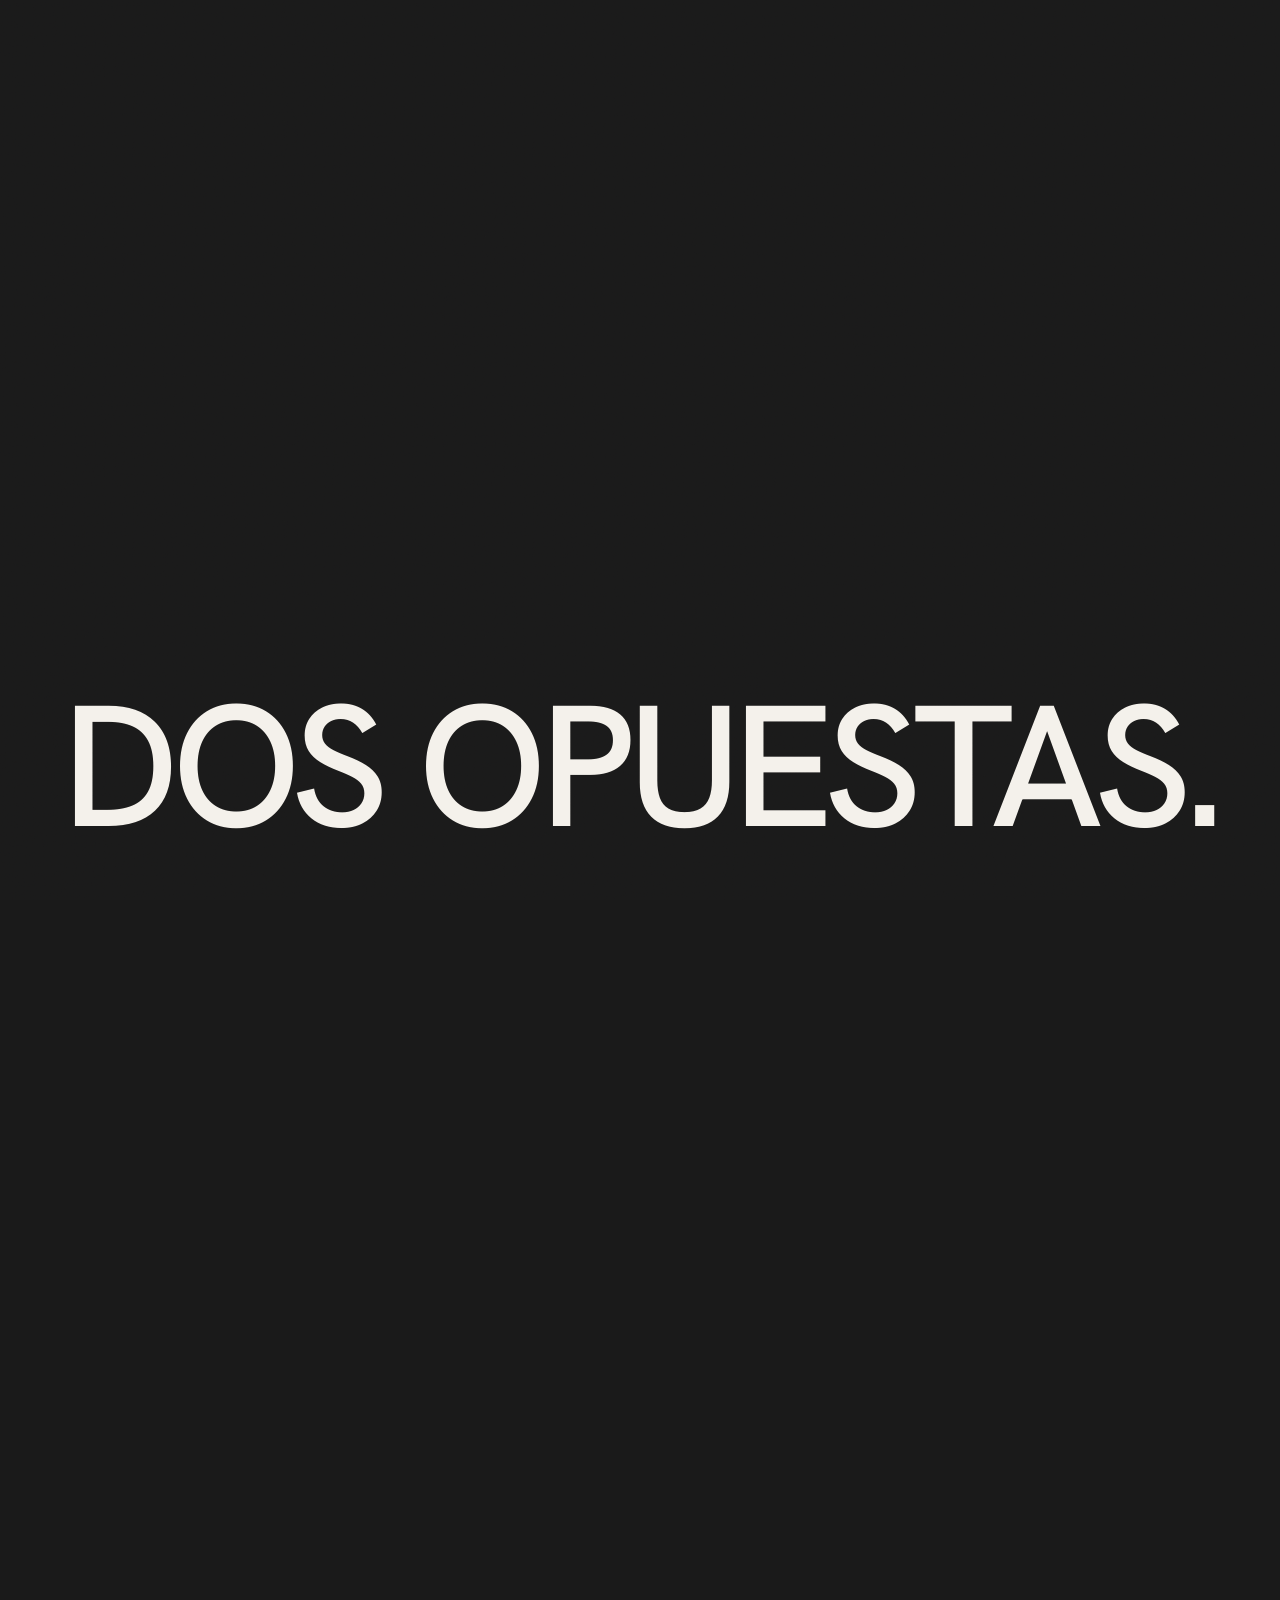
<file: contenido/piezas/06-presentacion-munecas.html>
<!doctype html>
<html lang="es"><head><meta charset="utf-8"><title>Somos MARKA · Elena y Aitana</title>
<link rel="stylesheet" href="../motor/base.css">
<style>
body,.lienzo{background:var(--carbon)}
.capa{position:absolute;inset:0}
.pal{position:absolute;left:0;right:0;text-align:center}
#mundo,#mesa{position:absolute;left:0;top:0;width:1080px;height:1920px;transform-origin:0 0}
#gl{position:absolute;left:0;top:0;width:1080px;height:1920px}
/* oficina */
#pared{position:absolute;left:-500px;top:-300px;width:2080px;height:2400px;background:linear-gradient(180deg,#D9D5CC 0,#D9D5CC 52%,#B7AEA4 52%,#B7AEA4 100%)}
#zocalo{position:absolute;left:-500px;width:2080px;top:948px;height:10px;background:#1A1A1A;opacity:.25}
#luzPared{position:absolute;left:40px;top:-40px;width:1000px;height:760px;background:radial-gradient(closest-side,rgba(244,241,235,.95),rgba(244,241,235,0));pointer-events:none}
#letrero{position:absolute;left:170px;top:150px;width:740px;height:250px;background:#1A1A1A;border-radius:22px;box-shadow:0 24px 0 rgba(26,26,26,.18)}
#letrero .k{position:absolute;left:52px;top:52px;width:146px;height:147px;color:#F4F1EB}
#letrero .t{position:absolute;left:228px;top:56px;font-size:136px;letter-spacing:.02em;color:#F4F1EB;line-height:1;white-space:nowrap}
#letrero .t span{display:inline-block}
#letrero .s{position:absolute;left:236px;top:202px;color:#B7AEA4;white-space:nowrap;font-size:22px}
#brilloL{position:absolute;left:100px;top:80px;width:880px;height:390px;background:radial-gradient(closest-side,rgba(244,241,235,.9),rgba(244,241,235,0));opacity:0}
.estante{position:absolute;height:14px;background:#1A1A1A;border-radius:3px}
.libro{position:absolute;bottom:14px;border-radius:2px}
#reloj{position:absolute;left:30px;top:470px;width:150px;height:150px;border-radius:50%;background:#F4F1EB;border:10px solid #1A1A1A}
#reloj i{position:absolute;left:50%;bottom:50%;width:8px;margin-left:-4px;background:#1A1A1A;border-radius:4px;transform-origin:50% 100%}
#tablon{position:absolute;left:840px;top:470px;width:300px;height:390px;background:#F4F1EB;border:10px solid #1A1A1A;border-radius:8px;overflow:visible}
.foto{position:absolute;border:8px solid #F4F1EB;box-shadow:0 10px 18px rgba(26,26,26,.25);background-size:cover;background-position:center}
.postit{position:absolute;width:96px;height:96px;box-shadow:0 8px 12px rgba(26,26,26,.18)}
.chincheta{position:absolute;width:16px;height:16px;border-radius:50%;background:#1A1A1A;left:50%;top:-6px;margin-left:-8px}
.lampara{position:absolute;top:-300px;width:4px;background:#1A1A1A;transform-origin:50% 0}
.lampara b{position:absolute;left:-60px;bottom:-60px;width:124px;height:62px;background:#1A1A1A;border-radius:62px 62px 6px 6px}
.lampara u{position:absolute;left:-40px;bottom:-110px;width:84px;height:50px;background:radial-gradient(closest-side,rgba(244,241,235,.95),rgba(244,241,235,0))}
/* mesa */
#tapa{position:absolute;left:-500px;width:2080px;top:1330px;height:80px;background:linear-gradient(180deg,#F4F1EB,#D9D5CC)}
#frente{position:absolute;left:-500px;width:2080px;top:1410px;height:1000px;background:#1A1A1A}
#frente .k{position:absolute;left:960px;top:150px;width:90px;height:91px;color:#B7AEA4;opacity:.35}
#portatil{position:absolute;left:760px;top:1150px;width:280px;height:195px;background:#1A1A1A;border-radius:16px 16px 4px 4px;transform-origin:50% 100%}
#portatil .k{position:absolute;left:105px;top:62px;width:70px;height:70px;color:#F4F1EB}
#portatil:after{content:"";position:absolute;left:-20px;right:-20px;bottom:-14px;height:14px;background:#B7AEA4;border-radius:0 0 8px 8px}
#tableta{position:absolute;left:40px;top:1190px;width:230px;height:160px;background:#1A1A1A;border-radius:14px;transform:perspective(600px) rotateX(18deg);transform-origin:50% 100%}
#tableta i{position:absolute;inset:12px;background:#F4F1EB;border-radius:6px;overflow:hidden}
.taza{position:absolute;top:1255px;width:84px;height:92px;border-radius:6px 6px 22px 22px;transform-origin:50% 100%}
.taza:after{content:"";position:absolute;right:-30px;top:18px;width:30px;height:40px;border:9px solid currentColor;border-left:0;border-radius:0 22px 22px 0}
.taza .et{position:absolute;left:0;right:0;top:34px;text-align:center;font-size:22px}
.vapor{position:absolute;top:-90px;left:22px;width:40px;height:90px}
#planta{position:absolute;left:-30px;top:1110px;width:170px;height:240px}
#papel{position:absolute;top:1300px;width:150px;height:46px;background:#F4F1EB;border:3px solid #1A1A1A;border-radius:4px;transform:skewX(-20deg)}
#movil{position:absolute;top:1296px;width:70px;height:46px;background:#1A1A1A;border-radius:8px;transform:skewX(-20deg)}
.sellito{position:absolute;padding:10px 18px 8px;border:5px solid #1A1A1A;color:#1A1A1A;background:#F4F1EB;font-size:34px;white-space:nowrap}
.confeti{position:absolute;width:44px;height:44px;color:#1A1A1A}
/* inserciones */
.ins{position:absolute;inset:0;overflow:hidden}
#insT{background:#F4F1EB}
#tab2{position:absolute;left:110px;top:330px;width:860px;height:1120px;background:#1A1A1A;border-radius:56px}
#tab2 i{position:absolute;left:34px;top:34px;right:34px;bottom:34px;background:#F4F1EB;border-radius:26px;overflow:hidden}
#tab2 svg.kd{position:absolute;left:150px;top:150px;width:490px;height:492px}
.swatch{position:absolute;top:740px;width:150px;height:150px;border-radius:16px;border:4px solid #1A1A1A}
#lapiz{position:absolute;left:0;top:0;width:40px;height:300px;transform-origin:20px 300px}
#lapiz:before{content:"";position:absolute;left:6px;top:0;width:28px;height:260px;background:#1A1A1A;border-radius:14px 14px 4px 4px}
#lapiz:after{content:"";position:absolute;left:10px;top:256px;border-left:10px solid transparent;border-right:10px solid transparent;border-top:44px solid #1A1A1A}
#insL{background:#1A1A1A}
#pantalla{position:absolute;left:60px;top:300px;width:960px;height:1180px;background:#2a2826;border-radius:30px;border:14px solid #3a3735;overflow:hidden}
#preview{position:absolute;left:300px;top:60px;width:360px;height:640px;background:#F4F1EB;border-radius:30px;overflow:hidden;border:10px solid #1A1A1A}
#pk{position:absolute;left:105px;top:240px;width:130px;height:131px;color:#1A1A1A}
#pistas2{position:absolute;left:30px;right:30px;top:760px;height:330px}
.clip2{position:absolute;height:80px;border-radius:12px}
#cabezal{position:absolute;top:740px;width:8px;height:370px;background:#F4F1EB}
#cursor{position:absolute;width:40px;height:56px}
.corazon{position:absolute;width:60px;height:56px;color:#F4F1EB}
/* opuestas */
.opu{overflow:hidden}
#opL{position:absolute;left:0;top:0;height:1920px;background:#F4F1EB}
#opR{position:absolute;top:0;height:1920px;background:#B7AEA4}
#opDiv{position:absolute;top:0;width:10px;height:1920px;background:#1A1A1A;margin-left:-5px}
#vs{position:absolute;top:880px;width:150px;height:150px;margin-left:-75px;border-radius:50%;background:#1A1A1A;color:#F4F1EB;font-size:64px;line-height:150px;text-align:center}
.opNom{position:absolute;top:260px;font-size:96px;color:#1A1A1A;white-space:nowrap}
#lista{position:absolute;left:60px;top:1560px;width:380px}
#lista div{font:700 40px/1.2 'Inter',sans-serif;color:#1A1A1A;margin:0 0 14px;white-space:nowrap}
#lista b{display:inline-block;width:40px;height:40px;border:5px solid #1A1A1A;margin-right:16px;vertical-align:-8px;text-align:center;line-height:30px;font-size:34px}
.pi{position:absolute;width:110px;height:110px;box-shadow:0 8px 14px rgba(26,26,26,.25)}
/* texto */
#subs{position:absolute;left:90px;right:170px;top:1440px;text-align:center}
#subs span{display:inline-block;font:800 72px/1.16 'Inter',sans-serif;color:#F4F1EB;margin:0 .12em;padding:0 .1em;letter-spacing:-.02em;-webkit-text-stroke:14px #1A1A1A;paint-order:stroke fill}
#subs span.on{background:#F4F1EB;color:#1A1A1A;-webkit-text-stroke:0}
#quien{position:absolute;left:0;right:0;top:1370px;text-align:center}
#quien b{display:inline-block;background:#1A1A1A;color:#F4F1EB;padding:10px 22px 8px}
#gancho{background:#1A1A1A;color:#F4F1EB}
.pega{position:absolute;padding:20px 30px 16px;font-size:58px;white-space:nowrap;border:5px solid #1A1A1A}
.pega.o{background:#1A1A1A;color:#F4F1EB} .pega.c{background:#F4F1EB;color:#1A1A1A}
#cartel{position:absolute;left:170px;top:-560px;width:740px;height:400px;transform-origin:50% -300px}
#cartel .cuerda{position:absolute;top:-300px;width:5px;height:300px;background:#1A1A1A}
#cartel .pl{position:absolute;inset:0;background:#F4F1EB;border:10px solid #1A1A1A;border-radius:18px;text-align:center}
#fin{background:#1A1A1A;color:#F4F1EB}
#flash{background:#F4F1EB;opacity:0}
#oscuro{background:#1A1A1A}
</style></head>
<body><div class="lienzo">
<div class="capa" id="giro">
<div class="capa opu" id="opuB"><div id="opL"></div><div id="opR"></div></div>
<div id="mundo">
  <div id="pared"></div><div id="zocalo"></div><div id="luzPared"></div>
  <div class="lampara" id="lam1" style="left:110px;height:520px"><b></b><u></u></div>
  <div class="lampara" id="lam2" style="left:990px;height:470px"><b></b><u></u></div>
  <div id="brilloL"></div>
  <div id="letrero"><div class="k" id="lk"></div><div class="t d" id="lt"><span>M</span><span>A</span><span>R</span><span>K</span><span>A</span></div><div class="s et">Ideas que toman forma</div></div>
  <div class="estante" style="left:-80px;top:760px;width:300px"></div>
  <div id="libros"></div>
  <div id="reloj"><i id="hh" style="height:42px"></i><i id="mm" style="height:58px;width:6px;margin-left:-3px"></i></div>
  <div id="tablon">
    <div class="foto" id="f1" style="left:22px;top:24px;width:130px;height:150px;background-image:url(../../img/escultura.webp);transform:rotate(-4deg)"><i class="chincheta"></i></div>
    <div class="postit" style="left:170px;top:30px;background:#B7AEA4;transform:rotate(5deg)"><i class="chincheta"></i></div>
    <div class="postit" style="left:30px;top:206px;background:#D9D5CC;transform:rotate(3deg)"><i class="chincheta"></i></div>
    <div class="foto" style="left:146px;top:190px;width:120px;height:140px;background-image:url(../../img/luz.webp);transform:rotate(6deg)"><i class="chincheta"></i></div>
  </div>
  <div id="fotosVuelan"></div>
</div>
<canvas id="gl" width="1080" height="1920"></canvas>
<div id="mesa">
  <div id="tapa"></div><div id="frente"></div>
  <svg id="planta" viewBox="0 0 170 240" aria-hidden="true"><g id="hojas" style="transform-origin:85px 170px">
    <path d="M85 170 C40 120 20 80 30 30 C60 60 80 110 85 170Z" fill="#1A1A1A"/><path d="M85 170 C110 110 140 80 160 50 C160 110 120 150 85 170Z" fill="#1A1A1A"/><path d="M85 170 C70 110 80 60 100 10 C110 70 100 120 85 170Z" fill="#B7AEA4"/></g>
    <path d="M45 165 H125 L115 238 H55Z" fill="#B7AEA4"/></svg>
  <div id="tableta"><i><svg viewBox="0 0 860 864" style="position:absolute;left:60px;top:18px;width:90px;height:90px"><path id="kMini" fill="none" stroke="#1A1A1A" stroke-width="40" pathLength="1"/></svg></i></div>
  <div class="taza" id="tE" style="left:430px;background:#1A1A1A;color:#1A1A1A"><div class="et" style="color:#F4F1EB">E</div><svg class="vapor" viewBox="0 0 40 90"><path class="vp" d="M20 90 C0 70 40 50 20 30 C5 15 30 5 20 0" fill="none" stroke="#F4F1EB" stroke-width="5" stroke-linecap="round" opacity=".8"/></svg></div>
  <div class="taza" id="tA" style="left:590px;background:#F4F1EB;color:#F4F1EB;border:4px solid #1A1A1A"><div class="et" style="color:#1A1A1A">A</div><svg class="vapor" viewBox="0 0 40 90"><path class="vp" d="M20 90 C0 70 40 50 20 30 C5 15 30 5 20 0" fill="none" stroke="#F4F1EB" stroke-width="5" stroke-linecap="round" opacity=".8"/></svg></div>
  <div id="portatil"><div class="k" id="ptk"></div></div>
  <div id="papel"></div><div id="movil"></div>
  <div class="sellito d" id="sel1" style="left:640px;top:1220px">REVISADO</div>
  <div class="sellito d" id="sel2" style="left:250px;top:1220px">REVISADO</div>
  <div id="confetis"></div>
</div>
<div class="capa opu" id="opuF">
  <div class="opNom d" id="nomE">ELENA</div><div class="opNom d" id="nomA">AITANA</div>
  <div id="lista"><div><b id="c1"></b>Idea</div><div><b id="c2"></b>Plan</div><div><b id="c3"></b>Hacer</div></div>
  <div id="pis"></div>
  <div id="opDiv"></div><div id="vs" class="d">VS</div>
</div>
</div>

<div class="capa ins" id="insT">
  <div class="pal et" style="top:220px;color:#6b655e">Elena · concepto</div>
  <div id="tab2"><i>
    <svg class="kd" viewBox="0 0 860 864" aria-hidden="true"><path id="kGrande" fill="none" stroke="#1A1A1A" stroke-width="22" pathLength="1"/><path id="kRelleno" fill="#1A1A1A" opacity="0"/></svg>
    <div class="swatch" style="left:40px;background:#1A1A1A"></div><div class="swatch" style="left:230px;background:#F4F1EB"></div>
    <div class="swatch" style="left:420px;background:#D9D5CC"></div><div class="swatch" style="left:610px;background:#B7AEA4"></div>
    <div class="pal d" id="tabTxt" style="top:930px;font-size:76px;color:#1A1A1A">ESTO ES TU MARKA.</div>
  </i></div>
  <div id="lapiz"></div>
</div>

<div class="capa ins" id="insL">
  <div class="pal et" style="top:220px;color:#B7AEA4">Aitana · edición</div>
  <div id="pantalla">
    <div id="preview"><div id="pk"></div><div class="pal d" id="pvTxt" style="top:470px;font-size:42px;color:#1A1A1A">EN MOVIMIENTO</div></div>
    <div id="corazones"></div>
    <div id="pistas2"></div><div id="cabezal"></div>
    <svg id="cursor" viewBox="0 0 40 56" aria-hidden="true"><path d="M2 2 L2 46 L13 35 L21 54 L29 50 L21 32 L37 32 Z" fill="#F4F1EB" stroke="#1A1A1A" stroke-width="3"/></svg>
  </div>
</div>

<div class="capa" id="delante">
  <div class="pega d o" id="pE1" style="left:60px;top:560px;transform:rotate(-6deg)">ESTRATEGIA</div>
  <div class="pega d c" id="pE2" style="left:600px;top:930px;transform:rotate(5deg)">CONCEPTO</div>
  <div class="pega d o" id="pE3" style="left:90px;top:1150px;transform:rotate(-3deg)">IDENTIDAD</div>
  <div class="pega d c" id="pA1" style="left:620px;top:560px;transform:rotate(6deg)">VÍDEO</div>
  <div class="pega d o" id="pA2" style="left:60px;top:860px;transform:rotate(-5deg)">EDICIÓN</div>
  <div class="pega d c" id="pA3" style="left:640px;top:1130px;transform:rotate(4deg)">REDES</div>
  <div id="cartel"><i class="cuerda" style="left:120px"></i><i class="cuerda" style="right:120px"></i>
    <div class="pl"><div class="d" style="font-size:128px;margin-top:62px;color:#1A1A1A">¿HABLAMOS?</div><div class="d" style="text-transform:none;font-size:62px;margin-top:34px;color:#1A1A1A">markaestudio.app</div></div></div>
  <div class="pal et" id="sigue" style="top:1560px;color:#F4F1EB"><b style="background:#1A1A1A;padding:12px 24px 10px;display:inline-block">Síguenos para ver cómo trabajamos</b></div>
  <div id="quien" class="et"><b></b></div>
  <div id="subs"></div>
</div>
<div class="capa" id="oscuro"></div>
<div class="capa" id="gancho">
  <div class="pal d" id="g1" style="top:700px;font-size:150px">DOS OPUESTAS.</div>
  <div class="pal d" id="g2" style="top:860px;font-size:150px">UN ESTUDIO.</div>
  <div class="pal et" id="g0" style="top:1080px;color:#B7AEA4">Elena y Aitana · MARKA</div>
</div>
<section class="esc" id="fin">
  <div class="abs" id="kf" style="left:390px;top:620px;width:300px;height:302px;color:#F4F1EB"></div>
  <div class="pal d" id="m1" style="top:1010px;font-size:110px;letter-spacing:.12em">MARKA</div>
  <div class="pal et" id="m2" style="top:1150px;color:#B7AEA4">Ideas que toman forma</div>
</section>
<div class="capa" id="flash"></div>
<div id="grano" style="opacity:.07"></div>
</div>
<script src="../motor/k-path.js"></script><script src="../motor/motor.js"></script>
<script src="assets/elena.js"></script><script src="assets/aitana.js"></script><script src="../motor/muneca-gl.js"></script>
<script src="06-silabas.js"></script>
<script>
const {e, p, lerp, spring, $, $$, set, clamp, vis, inOut} = M;
const g = Math.PI / 180;
// Rig medido sobre el boceto (px de la imagen 1214×1295, igual para las dos capas)
const PE = {
  boca: {x: 418, y: 289, ang: 17.9 * g, W: 37, interior: [.2, .07, .06], juntura: [-1.4, 5.4, 3.8, 1.7, 1.5, 1.8, -1.4]},
  ojos: [{x: 382, y: 222, ang: 10 * g, W: 34, H: 44}, {x: 490, y: 242, ang: 17 * g, W: 32, H: 36}],
  cabeza: {px: 420, py: 395, cx: 430, xin: 150, xout: 215, fy: 75}, base: [400, 1295]
};
const PA = {
  boca: {x: 771.5, y: 509, ang: 18.7 * g, W: 38, interior: [.24, .09, .08], juntura: [-.1, 5.8, 7.8, 7.75, 7.6, 5.9, -.7]},
  ojos: [{x: 735, y: 443, ang: 20 * g, W: 31, H: 46}, {x: 850, y: 473, ang: 19 * g, W: 36, H: 40}],
  cabeza: {px: 785, py: 640, cx: 790, xin: 165, xout: 235, fy: 85}, base: [800, 1295]
};
const Q = {E: 0, A: 1};
const AMP = {a: 1, e: .72, i: .5, o: .85, u: .6}, ANCHO = {a: 1, e: 1.06, i: 1.1, o: .8, u: .76};
const ABRE = [11, 10];
function boca(i, t) {
  let best = 0, w = 1;
  for (const s of SIL) {
    if (Q[s[0]] !== i || t < s[1] - .03 || t > s[2] + .06) continue;
    const k = clamp((t - s[1] + .03) / (s[2] - s[1] + .09)); const env = Math.pow(Math.sin(Math.PI * k), .8) * AMP[s[3]];
    if (env > best) { best = env; w = lerp(1, ANCHO[s[3]], Math.min(1, env * 1.4)); }
  }
  return [best * ABRE[i], w];
}
function habla(i, t) { let h = 0; for (const [q, a, b] of LIN) if (q === 'B' || Q[q] === i) h = Math.max(h, e(t, a - .15, a + .1) * (1 - e(t, b, b + .35))); return h; }
function parp(i, t) {
  const T = i ? [1.3, 4.1, 4.35, 7.6, 10.4, 13.2, 16.0, 18.9, 21.9, 24.6, 27.9] : [.9, 3.2, 6.1, 9.0, 9.25, 12.0, 14.9, 17.7, 20.6, 23.5, 26.8];
  let b = 0; for (const a of T) { const d = (t - a) / .17; if (d >= 0 && d <= 1) b = Math.max(b, Math.sin(Math.PI * d)); } return b;
}
function cejas(i, t) { let c = 0; for (const [q, a] of LIN) if (q === 'B' || Q[q] === i) { const d = t - a; if (d > -.1 && d < .7) c = Math.max(c, Math.sin(Math.PI * clamp((d + .1) / .8))); } return c * 6; }
// Mirar a la otra (giro de cabeza extra) en momentos de interacción
const MIRA = [[5.4, 6.6, 1], [9.5, 10.6, 0], [16.55, 19.8, 2], [20.0, 21.2, 2]];
function mira(i, t) { let m = 0; for (const [a, b, q] of MIRA) if (q === 2 || q === i) m = Math.max(m, e(t, a, a + .3) * (1 - e(t, b - .3, b))); return m; }
function estado(i, t) {
  const [abre, ancho] = boca(i, t); const h = habla(i, t), otra = habla(1 - i, t);
  const giro = Math.sin(t * .9 + i * 2) * 1.2 + h * Math.sin(t * 3.3 + i) * 2.8 + otra * (i ? -1.5 : 1.5) + mira(i, t) * (i ? -5 : 5);
  const salto = h * Math.abs(Math.sin(t * 5.5 + i)) * 4;
  return {abre, ancho, giro, salto, cejas: cejas(i, t), resp: Math.sin(t * 1.7 + i * 1.3) * .004, parpadeo: parp(i, t)};
}
// --- Movimiento de cuerpo (en el mundo): desplazamiento, inclinación, estiramiento
function cuerpo(i, t) {
  let dx = 0, dy = 0, r = 0, sx = 1, sy = 1;
  // entrada: salen de detrás de la mesa
  const en = spring(t, .35 + i * .18, .8, 1.6, 4.5); dy += (1 - en) * 700;
  // al hablar, botecito con estiramiento
  const h = habla(i, t); const bt = Math.abs(Math.sin(t * 5.5 + i * 1.7)); dy -= h * bt * 10; sy += h * bt * .012; sx -= h * bt * .006;
  r += Math.sin(t * 1.3 + i * 2.1) * .6 + h * Math.sin(t * 2.6 + i) * 1.2;
  // asomarse: Aitana se mete en el plano de Elena y al revés
  const asoA = e(t, 5.4, 5.7) * (1 - e(t, 6.4, 6.7)), asoE = e(t, 9.5, 9.8) * (1 - e(t, 10.4, 10.7));
  if (i === 1) { dx -= asoA * 70; r -= asoA * 7; dy -= asoA * 20; } else { dx += asoE * 80; r += asoE * 7; }
  // se acercan cuando hablan entre ellas
  const cerca = e(t, 16.6, 17.0) * (1 - e(t, 19.5, 19.9)); dx += (i ? -1 : 1) * cerca * 28; r += (i ? -1 : 1) * cerca * 3.5;
  // salto de las dos en «MARKA»
  const sj = Math.sin(Math.PI * clamp((t - T_MARKA + .05 + i * .06) / .55)); dy -= sj * 120; sy += sj * .03;
  // «que se mueva»: bailecito
  const bai = e(t, PALt('mueva') - .1, PALt('mueva') + .1) * (1 - e(t, 25.0, 25.3)); r += bai * Math.sin(t * 14 + i * 3) * 4; dy -= bai * Math.abs(Math.sin(t * 14 + i)) * 26;
  // CTA: se inclinan hacia cámara
  const ct = e(t, 25.4, 26.0); sx += ct * .05; sy += ct * .05; r += (i ? -1 : 1) * ct * 2;
  return {dx, dy, r, sx, sy};
}
const T_MARKA = PAL.filter(x => x[3] === 'MARKA').map(x => x[2])[0];
const PALt = w => (PAL.find(x => x[3] === w) || [0, 0, 0])[2];
const O = [-40, 520], KS = .95;
function afin(P, b, cam) {
  const c = Math.cos(b.r * g), s = Math.sin(b.r * g);
  const m00 = c * b.sx, m01 = -s * b.sy, m10 = s * b.sx, m11 = c * b.sy;
  const k = KS * cam.s, bx = P.base[0], by = P.base[1];
  const wx = O[0] + KS * (bx - (m00 * bx + m01 * by)) + b.dx, wy = O[1] + KS * (by - (m10 * bx + m11 * by)) + b.dy;
  return [k * m00, k * m10, k * m01, k * m11, cam.s * wx + cam.x, cam.s * wy + cam.y];
}
// --- Cámaras: punto del mundo (fx,fy) a la pantalla (sx,sy) con escala s
const C = {
  negro: {s: 1.12, fx: 540, fy: 900, sx: 540, sy: 960},
  ancho: {s: 1, fx: 540, fy: 960, sx: 540, sy: 960},
  elena: {s: 1.6, fx: 364, fy: 770, sx: 540, sy: 800},
  aitana: {s: 1.6, fx: 712, fy: 966, sx: 540, sy: 820},
  medio: {s: 1.28, fx: 540, fy: 1000, sx: 540, sy: 900},
  cta: {s: 1.08, fx: 540, fy: 1050, sx: 540, sy: 1060}
};
const CAM = [[0, 'negro'], [.3, 'ancho'], [2.55, 'elena'], [6.75, 'aitana'], [16.55, 'medio'], [19.8, 'ancho'], [25.25, 'cta']];
function camara(t) {
  let i = 0; while (i + 1 < CAM.length && CAM[i + 1][0] <= t) i++;
  const b = C[CAM[i][1]], a = i ? C[CAM[i - 1][1]] : b; const k = inOut(p(t, CAM[i][0], CAM[i][0] + .32));
  const mix = n => lerp(a[n], b[n], k);
  const s = mix('s') * (1 + (t - CAM[i][0]) * .01);
  let x = mix('sx') - mix('fx') * s, y = mix('sy') - mix('fy') * s;
  const sh = Math.max(0, 1 - Math.abs(t - T_MARKA - .1) / .3);
  x += Math.sin(t * 90) * 14 * sh; y += Math.cos(t * 77) * 12 * sh;
  const vel = k > 0 && k < 1 ? Math.sin(Math.PI * k) : 0;
  return {s, x, y, blur: vel * 10};
}
// --- Subtítulos
let lineaAct = -1;
function subtitulos(t, mostrar) {
  let li = -1; LIN.forEach(([q, a, b], k) => { if (t >= a - .05 && t < b + .45) li = k; });
  const box = $('#subs'), qn = $('#quien b');
  if (li !== lineaAct) { lineaAct = li; box.innerHTML = li < 0 ? '' : PAL.filter(w => w[0] === li).map(w => `<span data-t="${w[2]}">${w[3]}</span>`).join(''); qn.textContent = li < 0 ? '' : ({E: 'Elena', A: 'Aitana', B: 'Las dos'})[LIN[li][0]]; }
  const ws = [...box.children]; let act = -1;
  ws.forEach((s, k) => { const ta = +s.dataset.t; const kk = spring(t, ta - .02, .35, 1.6, 5); set(s, {opacity: t < ta - .02 ? 0 : 1, transform: `translateY(${(1 - Math.min(kk, 1.2)) * 20}px) scale(${lerp(.6, 1, Math.min(kk, 1.15))})`}); if (t >= ta) act = k; });
  ws.forEach((s, k) => s.classList.toggle('on', k === act));
  const sh = mostrar && li >= 0; set($('#subs'), {opacity: sh ? 1 : 0}); set($('#quien'), {opacity: sh ? 1 : 0});
}
function up(el, t, a, d = .45, dy = 50) { const k = e(t, a, a + d); set(el, {opacity: k, transform: `translateY(${(1 - k) * dy}px)`}); }
function pop(el, t, a, b, rot) { const k = spring(t, a, .6, 1.6, 4.5); const on = t >= a && t < b; const out = e(t, b - .15, b); set(el, {opacity: on ? 1 - out : 0, transform: `rotate(${rot + (1 - Math.min(1, k)) * 20}deg) scale(${Math.max(0, k) * (1 - out * .4)})`}); }

// --- Construcción de piezas
$('#lk').innerHTML = M.kSvg(); $('#ptk').innerHTML = M.kSvg(); $('#kf').innerHTML = M.kSvg(); $('#pk').innerHTML = M.kSvg();
['#kMini', '#kGrande', '#kRelleno'].forEach(s => $(s).setAttribute('d', window.K_PATH));
// libros en el estante
let lb = ''; [[-60, 120, '#1A1A1A'], [-28, 150, '#F4F1EB'], [6, 110, '#B7AEA4'], [40, 135, '#1A1A1A'], [74, 100, '#F4F1EB'], [140, 70, '#B7AEA4']].forEach(([x, h, c]) => lb += `<div class="libro" style="left:${x}px;top:${760 - h}px;width:30px;height:${h}px;background:${c};border:3px solid #1A1A1A"></div>`);
$('#libros').innerHTML = lb;
// fotos que vuelan a la pared (trabajos)
const FV = [['metal', 860, 900, -7], ['piedra', -10, 830, 6], ['macro', 900, 1080, 4]];
$('#fotosVuelan').innerHTML = FV.map(([n, x, y, r], i) => `<div class="foto fv" style="left:${x}px;top:${y}px;width:170px;height:200px;background-image:url(../../img/${n}.webp)"><i class="chincheta"></i></div>`).join('');
// confeti de K
let cf = ''; for (let i = 0; i < 26; i++) cf += `<div class="confeti" data-i="${i}">${M.kSvg(i % 3 ? '#1A1A1A' : '#F4F1EB')}</div>`; $('#confetis').innerHTML = cf;
// pistas de edición
let p2 = ''; const CL = ['#F4F1EB', '#B7AEA4', '#D9D5CC']; for (let r = 0; r < 3; r++) for (let i = 0; i < 6; i++) p2 += `<div class="clip2" data-r="${r}" data-i="${i}" style="top:${r * 110}px;background:${CL[r]}"></div>`; $('#pistas2').innerHTML = p2;
let co = ''; for (let i = 0; i < 8; i++) co += `<svg class="corazon" data-i="${i}" viewBox="0 0 60 56"><path d="M30 54 C10 38 0 28 0 16 C0 6 8 0 16 0 C23 0 28 4 30 9 C32 4 37 0 44 0 C52 0 60 6 60 16 C60 28 50 38 30 54Z" fill="currentColor"/></svg>`; $('#corazones').innerHTML = co;
let ps = ''; const PC = ['#1A1A1A', '#D9D5CC', '#F4F1EB', '#1A1A1A', '#D9D5CC', '#F4F1EB']; for (let i = 0; i < 6; i++) ps += `<div class="pi" data-i="${i}" style="background:${PC[i]};border:4px solid #1A1A1A"></div>`; $('#pis').innerHTML = ps;

window.DURACION = 31.6;
let esc = null, cE = null, cA = null;
window.LISTO = (async () => { esc = await Muneca.escena($('#gl')); cE = await esc.capa(window.IMG_ELENA, PE); cA = await esc.capa(window.IMG_AITANA, PA); window.render(0); })();

function mundo(t, cam) {
  const tr = `translate(${cam.x}px,${cam.y}px) scale(${cam.s})`;
  $('#mundo').style.transform = tr; $('#mesa').style.transform = tr;
  const bl = cam.blur > .5 ? `blur(${cam.blur}px)` : 'none';
  $('#mundo').style.filter = bl; $('#mesa').style.filter = bl; $('#gl').style.filter = bl;
  // letrero: se enciende, brilla en MARKA, letras bailan en «que se mueva»
  const enc = t < .3 ? 0 : (t < .55 ? (Math.floor(t * 40) % 2) : 1);
  const bri = Math.max(0, 1 - Math.abs(t - T_MARKA - .15) / .6);
  set($('#brilloL'), {opacity: enc * (.25 + bri * .75)});
  $('#letrero').style.boxShadow = `0 24px 0 rgba(26,26,26,.18), 0 0 ${60 + bri * 120}px rgba(244,241,235,${.3 * enc + bri * .6})`;
  const tm = PALt('mueva');
  $$('#lt span').forEach((s, k) => { const j = Math.max(0, Math.sin(Math.PI * clamp((t - T_MARKA - k * .05) / .35))); const w = t > tm && t < 25.2 ? Math.abs(Math.sin((t - tm) * 12 - k * .8)) * 30 : 0; s.style.transform = `translateY(${-j * 40 - w}px) rotate(${t > tm && t < 25.2 ? Math.sin((t - tm) * 12 - k) * 8 : 0}deg)`; s.style.opacity = enc ? 1 : .25; });
  $('#lk').style.transform = `rotate(${Math.sin(t * 1.4) * 4 + bri * 360}deg)`;
  // reloj: el tiempo vuela
  $('#hh').style.transform = `rotate(${t * 40}deg)`; $('#mm').style.transform = `rotate(${t * 480}deg)`;
  // lámparas
  const mov = t > tm && t < 25.2 ? 1 : 0;
  $('#lam1').style.transform = `rotate(${Math.sin(t * 1.6) * 2 + mov * Math.sin(t * 9) * 8}deg)`; $('#lam2').style.transform = `rotate(${Math.sin(t * 1.4 + 1) * 2 + mov * Math.sin(t * 9 + 1) * 8}deg)`;
  $('#tablon').style.transform = `rotate(${mov * Math.sin(t * 10) * 3}deg)`;
  $('#hojas').style.transform = `rotate(${Math.sin(t * 1.8) * 3 + mov * Math.sin(t * 11) * 10}deg)`;
  // vapor de las tazas
  $$('.vp').forEach((v, k) => { v.style.transform = `translateY(${-((t * 30 + k * 20) % 30)}px)`; v.style.opacity = .5 + .3 * Math.sin(t * 3 + k); });
  // tazas: brindis en MARKA
  const br = Math.sin(Math.PI * clamp((t - T_MARKA + .25) / .7));
  set($('#tE'), {transform: `translate(${br * 48}px,${-br * 60}px) rotate(${br * 18}deg)`}); set($('#tA'), {transform: `translate(${-br * 48}px,${-br * 60}px) rotate(${-br * 18}deg)`});
  // portátil: se abre un poco cuando edita
  $('#portatil').style.transform = `scaleY(${1 + Math.sin(t * 2) * .01})`;
  $('#kMini').style.strokeDasharray = 1; $('#kMini').style.strokeDashoffset = 1 - (t % 3) / 3;
  // papel y móvil cruzan la mesa; sellos «REVISADO»
  const pp = e(t, 17.85, 18.4) * (1 - e(t, 19.6, 19.9)); set($('#papel'), {left: `${lerp(260, 650, pp)}px`, opacity: t > 17.7 && t < 19.9 ? 1 : 0});
  const mp = e(t, 18.85, 19.35); set($('#movil'), {left: `${lerp(760, 300, mp)}px`, opacity: t > 18.7 && t < 19.9 ? 1 : 0});
  const s1 = spring(t, 18.5, .5, 1.4, 5), s2 = spring(t, 19.4, .5, 1.4, 5);
  set($('#sel1'), {opacity: t > 18.5 && t < 19.9 ? 1 : 0, transform: `rotate(-8deg) scale(${lerp(2.2, 1, Math.min(1, s1))})`});
  set($('#sel2'), {opacity: t > 19.4 && t < 19.9 ? 1 : 0, transform: `rotate(6deg) scale(${lerp(2.2, 1, Math.min(1, s2))})`});
  // confeti de K desde el letrero
  $$('.confeti').forEach(c => { const i = +c.dataset.i; const d = t - T_MARKA; const on = d > 0 && d < 2.8;
    const ang = (i * 137.5) % 360 * g, v = 500 + (i * 53) % 400; const x = 540 + Math.cos(ang) * v * d * .9, y = 280 + Math.sin(ang) * v * d * .5 - 700 * d + 900 * d * d;
    set(c, {opacity: on ? 1 - clamp((d - 2.2) / .6) : 0, transform: `translate(${x}px,${y - 1300}px) rotate(${d * (200 + i * 40)}deg) scale(${.6 + (i % 4) * .25})`}); });
  // fotos de trabajos que vuelan a la pared
  $$('.fv').forEach((f, k) => { const a = PALt('parezca') - .4 + k * .25; const kk = spring(t, a, .7, 1.6, 4.5); const on = t > a;
    set(f, {opacity: on ? 1 : 0, transform: `translate(${(1 - Math.min(kk, 1)) * (k % 2 ? -900 : 900)}px,${(1 - Math.min(kk, 1)) * -300}px) rotate(${FV[k][3] + (1 - Math.min(1, kk)) * 90 + (mov ? Math.sin(t * 10 + k) * 6 : 0)}deg)`}); });
}

function insercionTableta(t, a, b) {
  const k = clamp((t - a) / (b - a));
  const dib = inOut(clamp(k / .7));
  const path = $('#kGrande'); path.style.strokeDasharray = 1; path.style.strokeDashoffset = 1 - dib;
  $('#kRelleno').style.opacity = e(t, a + (b - a) * .7, a + (b - a) * .85);
  // lápiz siguiendo el trazo
  const L = path.getTotalLength ? path.getTotalLength() : 0;
  let px = 540, py = 700;
  if (L) { const pt = path.getPointAtLength(L * dib); const sc = 490 / 860; px = 110 + 34 + 150 + pt.x * sc; py = 330 + 34 + 150 + pt.y * sc; }
  set($('#lapiz'), {transform: `translate(${px - 20}px,${py - 300}px) rotate(${28 + Math.sin(t * 20) * 3}deg)`, opacity: k < .72 ? 1 : 1 - e(t, a + (b - a) * .72, a + (b - a) * .8)});
  $$('.swatch').forEach((s, i) => { const kk = spring(t, a + .35 + i * .08, .5, 1.6, 4.5); set(s, {transform: `translateY(${(1 - Math.min(kk, 1.1)) * -500}px) rotate(${(1 - Math.min(1, kk)) * 40}deg)`}); });
  const tt = spring(t, a + (b - a) * .72, .45, 1.6, 4.5); set($('#tabTxt'), {opacity: t > a + (b - a) * .72 ? 1 : 0, transform: `scale(${Math.min(1.2, tt)})`});
  set($('#tab2'), {transform: `scale(${lerp(.9, 1, e(t, a, a + .25))}) rotate(${lerp(-3, 0, e(t, a, a + .3))}deg)`});
}
function insercionPortatil(t, a, b) {
  const k = clamp((t - a) / (b - a));
  $$('.clip2').forEach(c => { const r = +c.dataset.r, i = +c.dataset.i; const st = a + .05 + (r * 6 + i) * .025; const kk = spring(t, st, .4, 1.6, 4.5);
    const w = 90 + ((i * 37 + r * 19) % 70); set(c, {left: `${20 + i * 150}px`, width: `${w}px`, transform: `translateX(${(1 - Math.min(1, kk)) * 900}px)`}); });
  $('#cabezal').style.left = `${30 + k * 840}px`;
  const bk = Math.abs(Math.sin(t * 9)); set($('#pk'), {transform: `translateY(${-bk * 90}px) scale(${1 + (1 - bk) * .12},${1 - (1 - bk) * .1}) rotate(${Math.sin(t * 6) * 10}deg)`});
  set($('#pvTxt'), {transform: `scale(${1 + Math.sin(t * 9) * .05})`});
  const cx = lerp(700, 380, inOut(clamp(k * 1.6))), cy = lerp(1000, 820, inOut(clamp(k * 1.6))) + (k > .65 ? Math.sin((k - .65) * 30) * 10 : 0);
  set($('#cursor'), {transform: `translate(${cx}px,${cy}px) scale(${k > .62 && k < .7 ? .85 : 1})`});
  $$('.corazon').forEach(c => { const i = +c.dataset.i; const d = (t - a - .3 - i * .1); const on = d > 0; const yy = 640 - d * 600; set(c, {opacity: on ? clamp(1 - d / 1.1) : 0, transform: `translate(${560 + Math.sin(d * 6 + i) * 40 + i * 12}px,${yy}px) scale(${.6 + Math.min(1, d * 3) * .6})`}); });
  set($('#pantalla'), {transform: `scale(${lerp(.92, 1, e(t, a, a + .25))})`});
}
// Opuestas: pantalla partida
const OP = [[10.85, 'E'], [12.4, 'A'], [13.75, 'E'], [14.9, 'A'], [16.55, '']];
function opuestas(t, cam2) {
  let quien = 'E'; for (const [a, q] of OP) if (t >= a) quien = q;
  const sp = 1080 * (quien === 'E' ? .6 : .4); let i = 0; while (i + 1 < OP.length && OP[i + 1][0] <= t) i++;
  const prevSp = i ? 1080 * (OP[i - 1][1] === 'E' ? .6 : .4) : 540;
  const k = inOut(p(t, OP[i][0], OP[i][0] + .3)); const W1 = Math.round(lerp(prevSp, sp, k));
  set($('#opL'), {width: `${W1}px`}); set($('#opR'), {left: `${W1}px`, width: `${1080 - W1}px`});
  set($('#opDiv'), {left: `${W1}px`}); set($('#vs'), {left: `${W1}px`, transform: `rotate(${Math.sin(t * 4) * 10}deg) scale(${1 + Math.sin(t * 8) * .05})`});
  set($('#nomE'), {left: `${W1 / 2}px`, transform: `translateX(-50%) scale(${quien === 'E' ? 1.1 : .8})`, opacity: quien === 'E' ? 1 : .5});
  set($('#nomA'), {left: `${W1 + (1080 - W1) / 2}px`, transform: `translateX(-50%) scale(${quien === 'A' ? 1.1 : .8})`, opacity: quien === 'A' ? 1 : .5});
  // lista de Elena
  ['#c1', '#c2', '#c3'].forEach((s, j) => { $(s).textContent = t > 11.1 + j * .35 ? '✓' : ''; });
  set($('#lista'), {opacity: t < 12.4 || (t >= 13.75 && t < 14.9) ? 1 : .35, transform: `scale(${t < 12.4 ? 1 : .85})`, transformOrigin: '0 0'});
  // post-its: explotan con Aitana, se ordenan con Elena, caen con «patas arriba»
  $$('.pi').forEach(el => { const j = +el.dataset.i; let x, y, r;
    const cx = W1 + (1080 - W1) / 2, ex = 2 * W1 / 3;
    const sx = cx + Math.cos(j * 1.05) * 260, sy = 1520 + Math.sin(j * 1.3) * 200, sr = (j * 47) % 60 - 30;
    const gx = W1 / 2 - 190 + (j % 3) * 130 - 40, gy = 1180 + Math.floor(j / 3) * 130, gr = 0;
    const kb = spring(t, 12.55 + j * .05, .5, 1.6, 4.5), ko = e(t, 13.9 + j * .04, 14.3 + j * .04), kf = e(t, 15.6, 16.4);
    x = lerp(cx, sx, Math.min(1.1, kb)); y = lerp(1500, sy, Math.min(1.1, kb)); r = sr * kb;
    x = lerp(x, gx, ko); y = lerp(y, gy, ko); r = lerp(r, gr, ko);
    y += kf * kf * 1400; r += kf * 200;
    set(el, {opacity: t > 12.55 ? 1 : 0, transform: `translate(${x - 55}px,${y - 55}px) rotate(${r}deg)`}); });
  // cámaras: cada una centrada en su mitad
  const bE = cuerpo(0, t), bA = cuerpo(1, t);
  const camE = {s: 1.5, x: W1 / 2 - 364 * 1.5, y: 1000 - 770 * 1.5}, camA = {s: 1.5, x: W1 + (1080 - W1) / 2 - 712 * 1.5, y: 1010 - 966 * 1.5};
  esc.limpia();
  esc.dibuja(cE, estado(0, t), afin(PE, bE, camE), [0, 0, W1, 1920]);
  esc.dibuja(cA, estado(1, t), afin(PA, bA, camA), [W1, 0, 1080 - W1, 1920]);
}

window.render = function (t) {
  M.grano(t);
  const enOp = t >= 10.85 && t < 16.55, enT = t >= 3.9 && t < 4.95, enL = t >= 8.05 && t < 9.15, enFin = t >= 29.0;
  // giro de pantalla en «patas arriba»
  const gi = inOut(p(t, 15.55, 15.9)) * (1 - inOut(p(t, 16.05, 16.4)));
  $('#giro').style.transform = `rotate(${gi * 180}deg)`;
  vis($('#opuB'), enOp); vis($('#opuF'), enOp); vis($('#insT'), enT); vis($('#insL'), enL); vis($('#fin'), enFin);
  vis($('#mundo'), !enOp); vis($('#mesa'), !enOp);
  const cam = camara(t);
  if (esc) {
    if (enOp) opuestas(t, cam);
    else { mundo(t, cam); esc.limpia(); esc.dibuja(cE, estado(0, t), afin(PE, cuerpo(0, t), cam)); esc.dibuja(cA, estado(1, t), afin(PA, cuerpo(1, t), cam)); }
  }
  if (enT) insercionTableta(t, 3.9, 4.95);
  if (enL) insercionPortatil(t, 8.05, 9.15);
  // gancho
  const gk = 1 - e(t, .3, .55); set($('#oscuro'), {opacity: t < .3 ? 1 : (t < .55 ? (Math.floor(t * 40) % 2 ? .6 : .1) * (1 - e(t, .3, .55)) : 0)});
  vis($('#gancho'), t < 2.55);
  if (t < 2.55) {
    const s1 = spring(t, 0, .4, 1.4, 5);
    set($('#gancho'), {background: t < .3 ? '#1A1A1A' : 'transparent'});
    const yG = lerp(0, 760, e(t, .3, .7)), sc = lerp(1, .55, e(t, .3, .7));
    set($('#g1'), {transform: `translateY(${yG}px) scale(${sc * (t < .3 ? lerp(1.15, 1, Math.min(1, s1)) : 1)})`, color: '#F4F1EB', textShadow: '0 0 0 #000'});
    set($('#g2'), {transform: `translateY(${yG - 70 * e(t, .3, .7)}px) scale(${sc})`, opacity: t < .12 ? 0 : 1});
    set($('#g0'), {opacity: 1 - e(t, .3, .5)});
    [$('#g1'), $('#g2')].forEach(x => x.style.webkitTextStroke = t > .3 ? '10px #1A1A1A' : '0'); [$('#g1'), $('#g2')].forEach(x => x.style.paintOrder = 'stroke fill');
  }
  // flashes en los cortes
  let fl = 0; [.3, 2.55, 3.9, 4.95, 6.75, 8.05, 9.15, 10.85, 16.55, 25.25, 29.0].forEach(c => { const d = t - c; if (d >= 0 && d < .12) fl = Math.max(fl, 1 - d / .12); });
  $('#flash').style.opacity = fl * .6;
  // pegatinas
  pop($('#pE1'), t, PALt('Estrategia'), 6.75, -6); pop($('#pE2'), t, PALt('concepto'), 6.75, 5); pop($('#pE3'), t, PALt('identidad'), 6.75, -3);
  pop($('#pA1'), t, PALt('Vídeo'), 10.85, 6); pop($('#pA2'), t, PALt('edición'), 10.85, -5); pop($('#pA3'), t, PALt('redes'), 10.85, 4);
  // cartel CTA que cae del techo
  const cc = spring(t, 25.35, 1.2, 1.5, 3.2); set($('#cartel'), {opacity: t > 25.3 && !enFin ? 1 : 0, transform: `translateY(${Math.min(cc, 1.3) * 730}px) rotate(${(1 - Math.min(1, e(t, 25.35, 27))) * Math.sin(t * 7) * 6}deg)`});
  up($('#sigue'), t, 26.7, .4, 30); if (t < 26.7 || enFin) $('#sigue').style.opacity = 0;
  subtitulos(t, !enT && !enL && t < 25.25 && !(t < 2.55));
  if (enFin) { const k = spring(t, 29.0, 1.1, 1.8, 5); set($('#kf'), {transform: `scale(${lerp(2.4, 1, k)}) rotate(${lerp(-20, 0, k)}deg)`}); up($('#m1'), t, 29.45, .5, 40); up($('#m2'), t, 29.8, .5, 20); }
};
</script></body></html>
</file>
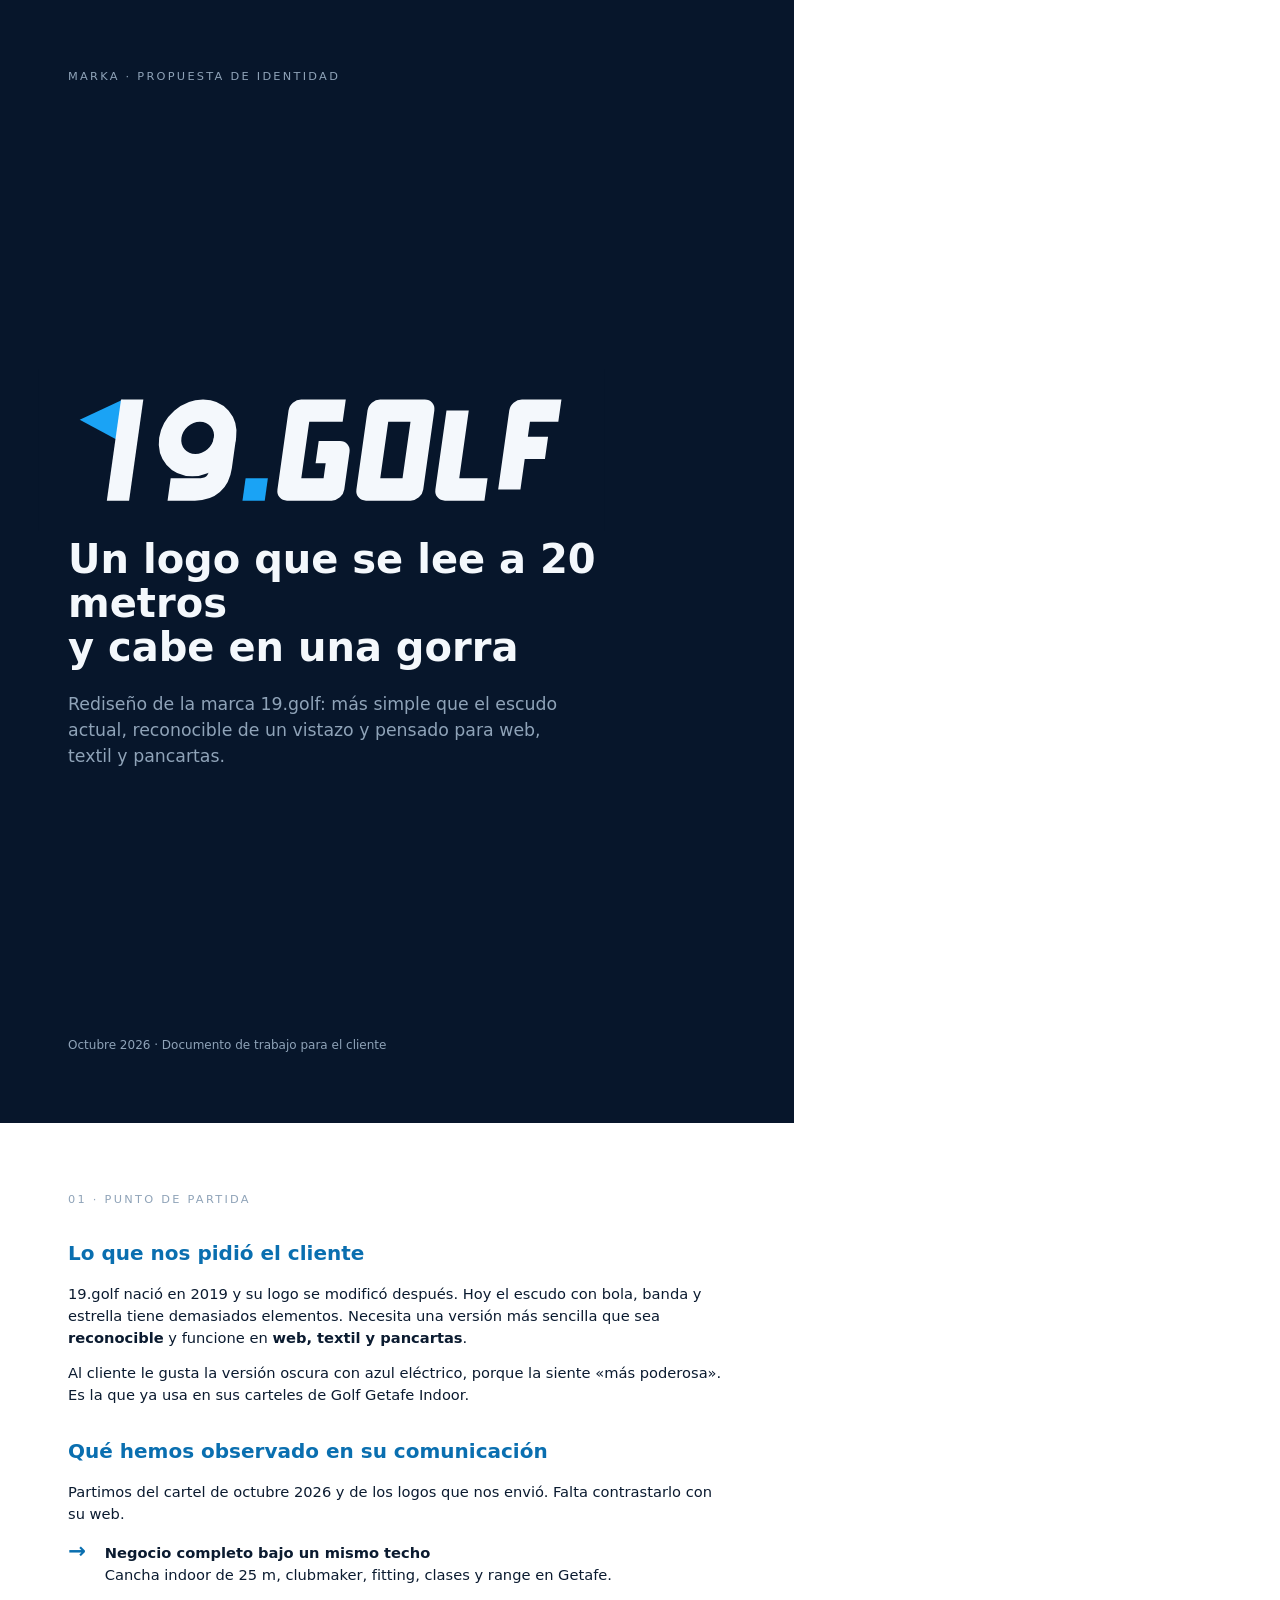
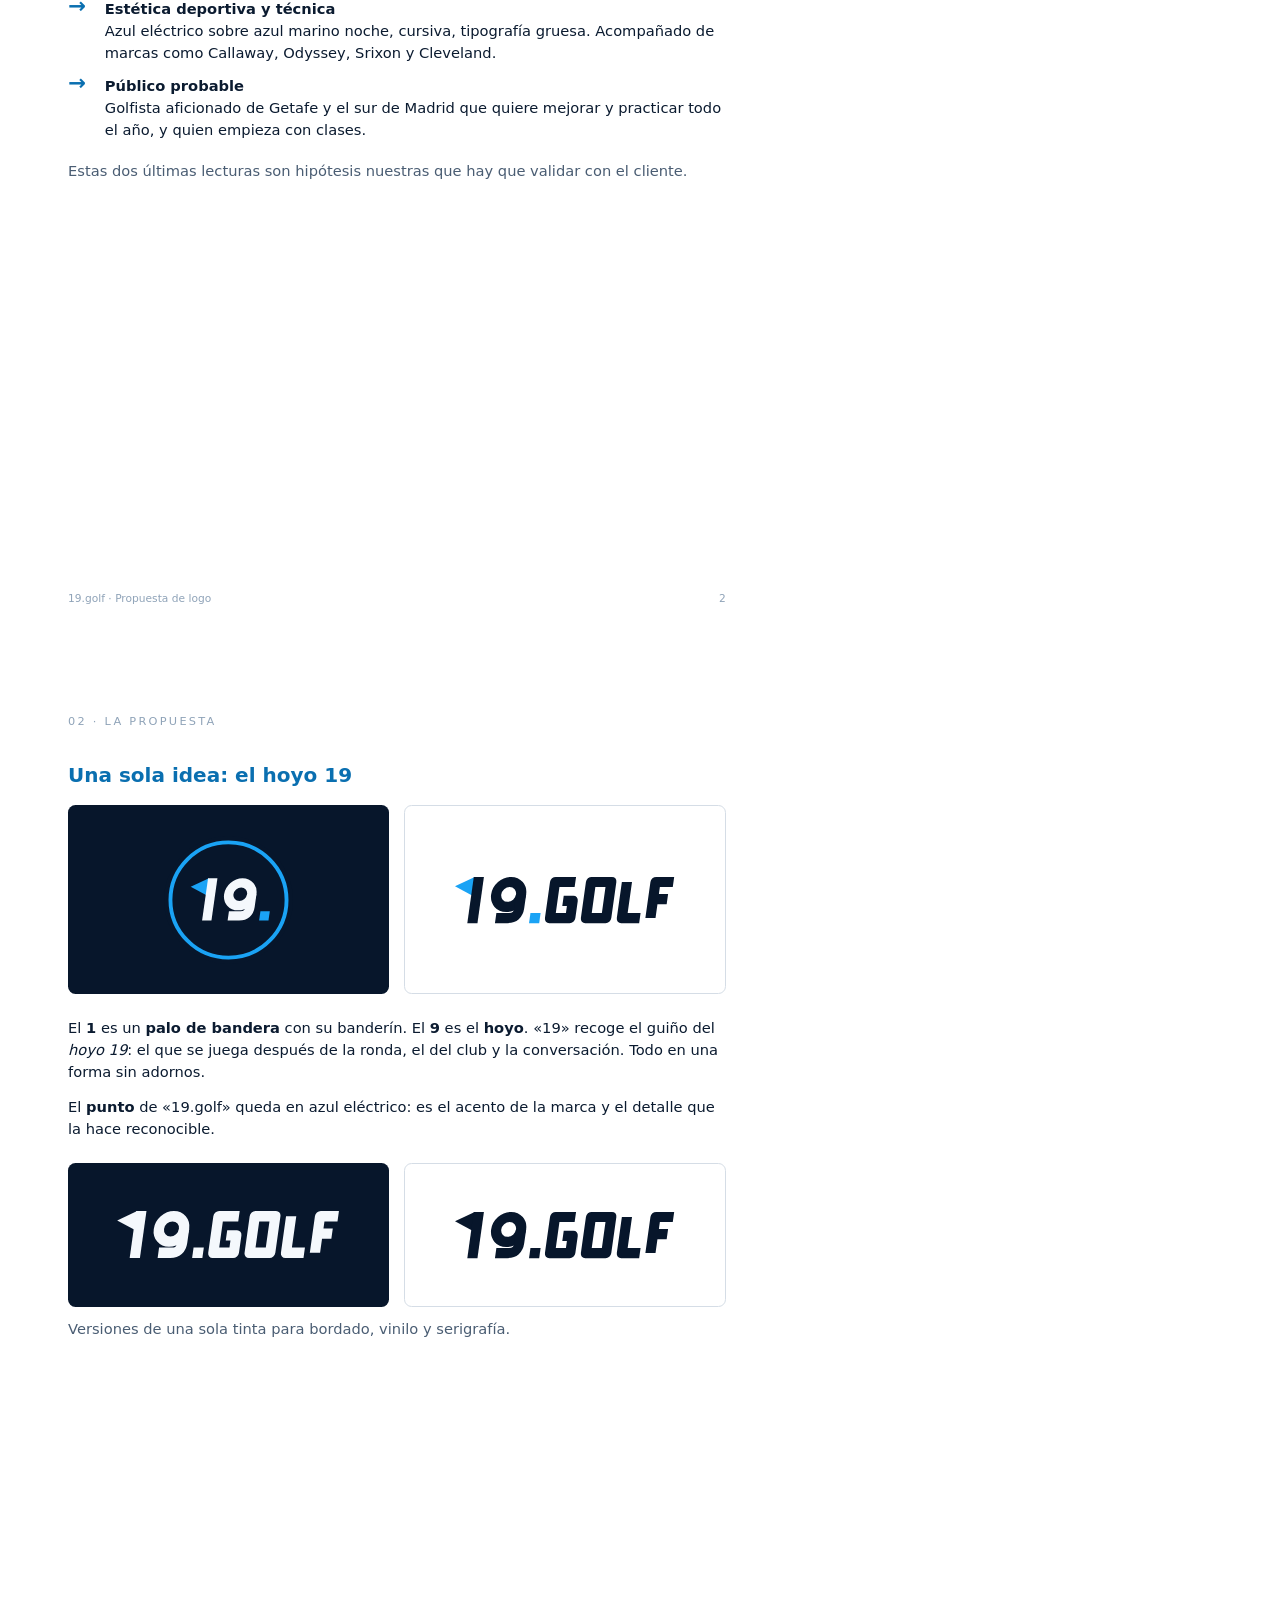
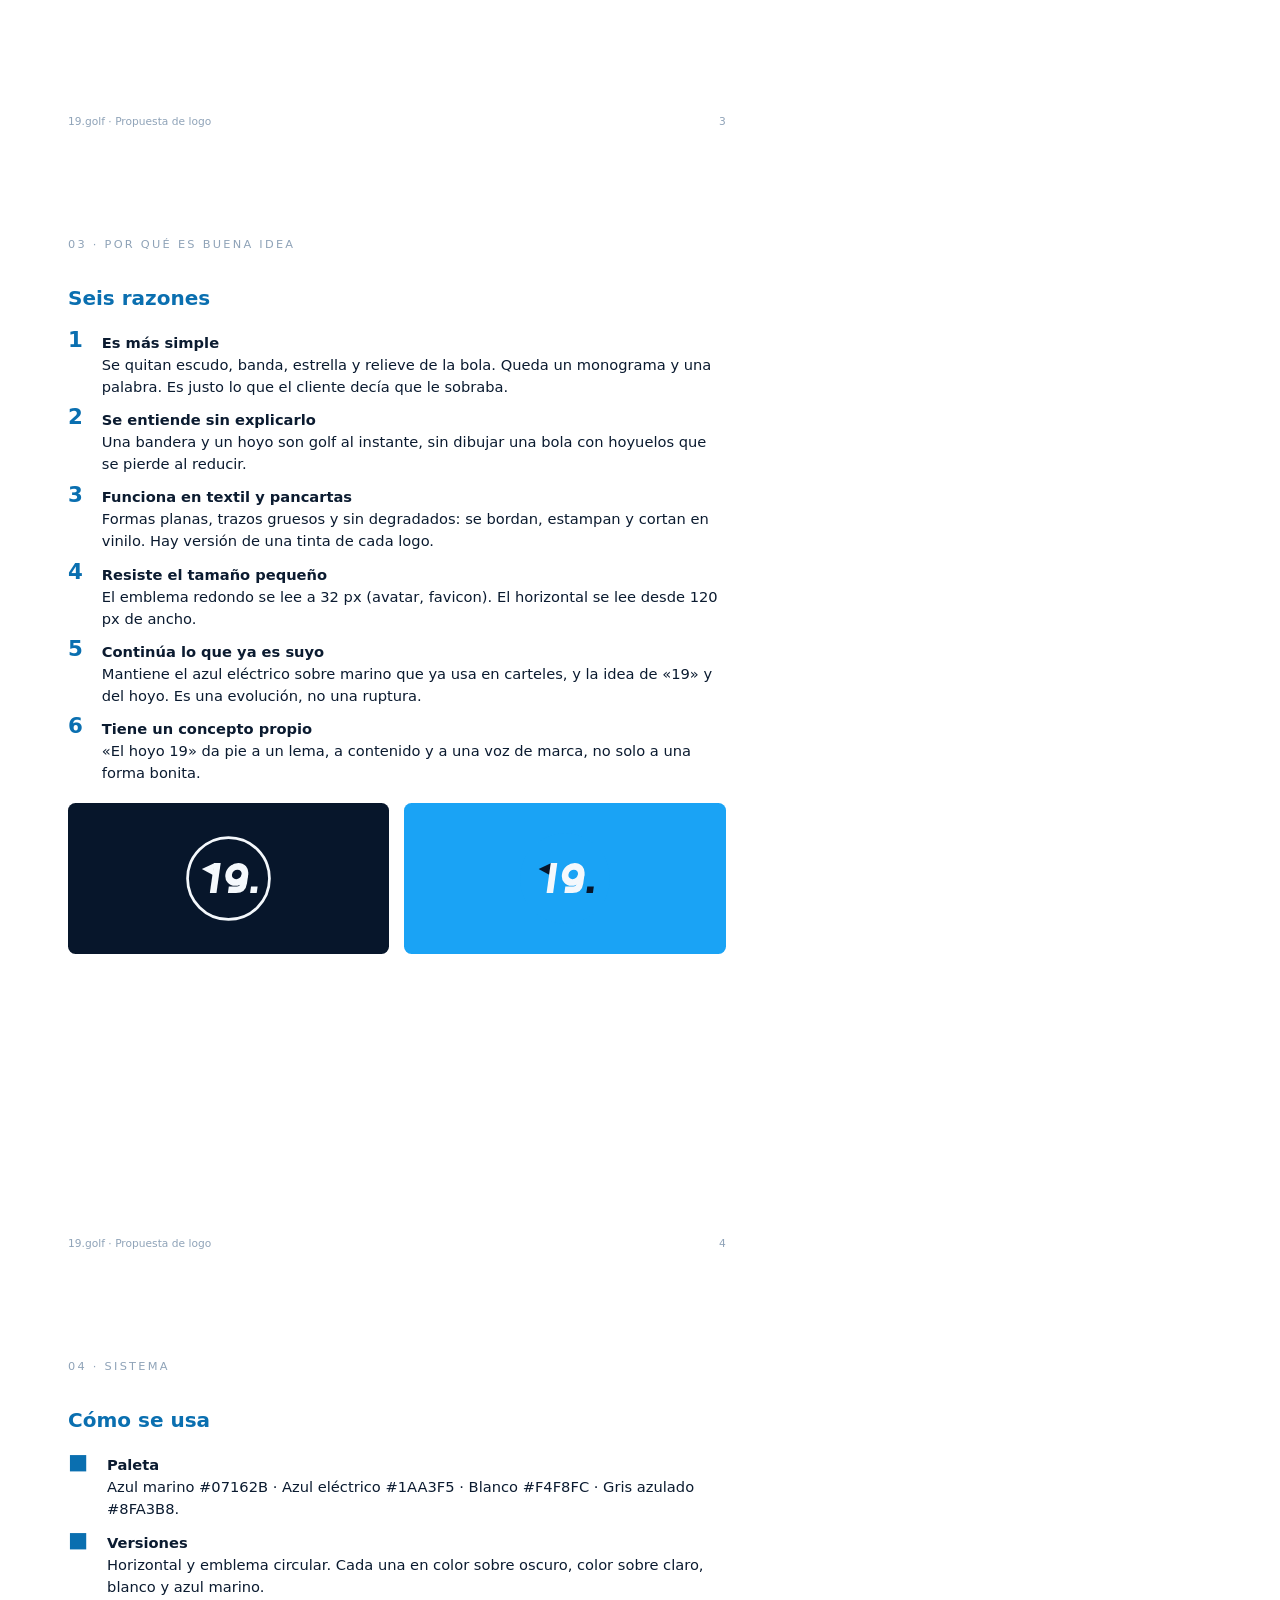
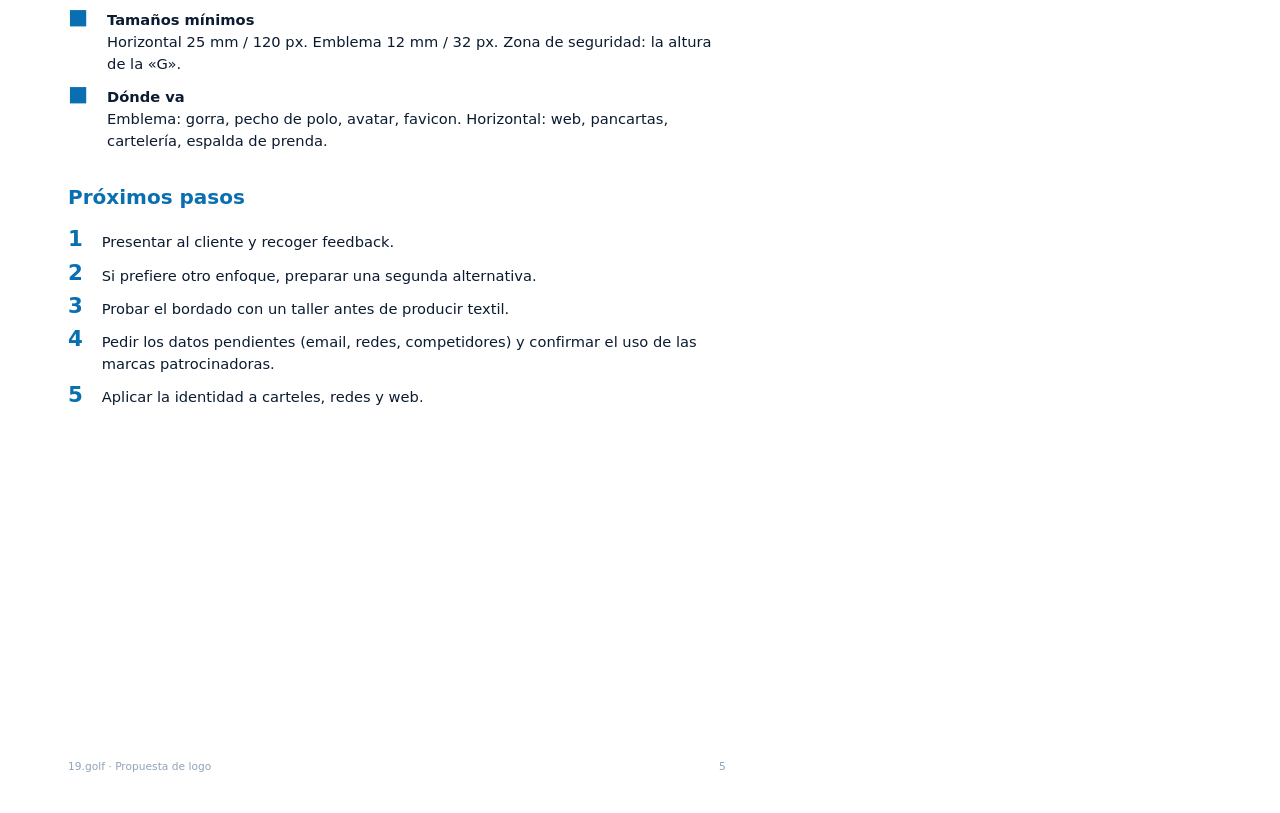
<file: clientes/19golf/entregas/propuesta-logo-19golf.html>
<!doctype html>
<html lang="es"><head><meta charset="utf-8">
<title>19.golf — Propuesta de rediseño de logo</title>
<style>
@page{size:A4;margin:0}
:root{--fondo:#07162B;--texto:#F4F8FC;--acento:#1AA3F5;--suave:#8FA3B8}
*{box-sizing:border-box}body{margin:0;font:11pt/1.5 system-ui,Inter,Arial,sans-serif;color:#0b1b30}
.p{width:210mm;height:297mm;padding:18mm;page-break-after:always;overflow:hidden;position:relative}
.d{background:var(--fondo);color:var(--texto)}
h1{font-size:30pt;line-height:1.1;margin:0 0 6mm}h2{font-size:15pt;margin:0 0 4mm;color:#0a6fb0}.d h2{color:var(--acento)}
.k{letter-spacing:.2em;text-transform:uppercase;font-size:8.5pt;color:var(--suave);margin-bottom:8mm}
p{margin:0 0 3.5mm}.s{color:#4a5d73}.d .s{color:var(--suave)}
.g{display:grid;grid-template-columns:1fr 1fr;gap:4mm}.c{display:grid;place-items:center;padding:8mm;border-radius:2mm;min-height:38mm}
.c img{max-width:100%;max-height:30mm}.w{background:#fff;border:1px solid #d5dde6}.n{background:var(--fondo)}.b{background:var(--acento)}
.r{display:grid;grid-template-columns:auto 1fr;gap:2mm 5mm;margin-bottom:5mm}.r b{color:#0a6fb0;font-size:16pt;line-height:1.1}
.r div{padding-top:1mm}.r strong{display:block}
.f{position:absolute;left:18mm;right:18mm;bottom:10mm;font-size:8pt;color:var(--suave);display:flex;justify-content:space-between}
</style></head><body>

<section class="p d" style="display:flex;flex-direction:column;justify-content:space-between">
<div class="k">MARKA · Propuesta de identidad</div>
<div><img src="../assets/logo/19golf-horizontal-color-oscuro.svg" alt="Logo 19.golf" style="width:150mm;margin-left:-8mm">
<h1>Un logo que se lee a 20 metros<br>y cabe en una gorra</h1>
<p class="s" style="font-size:13pt;max-width:130mm">Rediseño de la marca 19.golf: más simple que el escudo actual, reconocible de un vistazo y pensado para web, textil y pancartas.</p></div>
<div class="s" style="font-size:9pt">Octubre 2026 · Documento de trabajo para el cliente</div>
</section>

<section class="p">
<div class="k">01 · Punto de partida</div>
<h2>Lo que nos pidió el cliente</h2>
<p>19.golf nació en 2019 y su logo se modificó después. Hoy el escudo con bola, banda y estrella tiene demasiados elementos. Necesita una versión más sencilla que sea <b>reconocible</b> y funcione en <b>web, textil y pancartas</b>.</p>
<p>Al cliente le gusta la versión oscura con azul eléctrico, porque la siente «más poderosa». Es la que ya usa en sus carteles de Golf Getafe Indoor.</p>
<h2 style="margin-top:8mm">Qué hemos observado en su comunicación</h2>
<p>Partimos del cartel de octubre 2026 y de los logos que nos envió. Falta contrastarlo con su web.</p>
<div class="r"><b>→</b><div><strong>Negocio completo bajo un mismo techo</strong>Cancha indoor de 25 m, clubmaker, fitting, clases y range en Getafe.</div>
<b>→</b><div><strong>Estética deportiva y técnica</strong>Azul eléctrico sobre azul marino noche, cursiva, tipografía gruesa. Acompañado de marcas como Callaway, Odyssey, Srixon y Cleveland.</div>
<b>→</b><div><strong>Público probable</strong>Golfista aficionado de Getafe y el sur de Madrid que quiere mejorar y practicar todo el año, y quien empieza con clases.</div></div>
<p class="s">Estas dos últimas lecturas son hipótesis nuestras que hay que validar con el cliente.</p>
<div class="f"><span>19.golf · Propuesta de logo</span><span>2</span></div>
</section>

<section class="p">
<div class="k">02 · La propuesta</div>
<h2>Una sola idea: el hoyo 19</h2>
<div class="g"><div class="c n"><img src="../assets/logo/19golf-emblema-color.svg" alt="Emblema 19.golf" style="max-height:34mm"></div>
<div class="c w"><img src="../assets/logo/19golf-horizontal-color-claro.svg" alt="Logo horizontal sobre claro"></div></div>
<p style="margin-top:6mm">El <b>1</b> es un <b>palo de bandera</b> con su banderín. El <b>9</b> es el <b>hoyo</b>. «19» recoge el guiño del <i>hoyo 19</i>: el que se juega después de la ronda, el del club y la conversación. Todo en una forma sin adornos.</p>
<p>El <b>punto</b> de «19.golf» queda en azul eléctrico: es el acento de la marca y el detalle que la hace reconocible.</p>
<div class="g" style="margin-top:6mm"><div class="c n"><img src="../assets/logo/19golf-horizontal-blanco.svg" alt="Blanco"></div><div class="c w"><img src="../assets/logo/19golf-horizontal-navy.svg" alt="Azul marino"></div></div>
<p class="s" style="margin-top:3mm">Versiones de una sola tinta para bordado, vinilo y serigrafía.</p>
<div class="f"><span>19.golf · Propuesta de logo</span><span>3</span></div>
</section>

<section class="p">
<div class="k">03 · Por qué es buena idea</div>
<h2>Seis razones</h2>
<div class="r">
<b>1</b><div><strong>Es más simple</strong>Se quitan escudo, banda, estrella y relieve de la bola. Queda un monograma y una palabra. Es justo lo que el cliente decía que le sobraba.</div>
<b>2</b><div><strong>Se entiende sin explicarlo</strong>Una bandera y un hoyo son golf al instante, sin dibujar una bola con hoyuelos que se pierde al reducir.</div>
<b>3</b><div><strong>Funciona en textil y pancartas</strong>Formas planas, trazos gruesos y sin degradados: se bordan, estampan y cortan en vinilo. Hay versión de una tinta de cada logo.</div>
<b>4</b><div><strong>Resiste el tamaño pequeño</strong>El emblema redondo se lee a 32 px (avatar, favicon). El horizontal se lee desde 120 px de ancho.</div>
<b>5</b><div><strong>Continúa lo que ya es suyo</strong>Mantiene el azul eléctrico sobre marino que ya usa en carteles, y la idea de «19» y del hoyo. Es una evolución, no una ruptura.</div>
<b>6</b><div><strong>Tiene un concepto propio</strong>«El hoyo 19» da pie a un lema, a contenido y a una voz de marca, no solo a una forma bonita.</div>
</div>
<div class="g" style="margin-top:4mm"><div class="c n" style="min-height:30mm"><img src="../assets/logo/19golf-emblema-blanco.svg" alt="Emblema blanco" style="max-height:24mm"></div><div class="c b" style="min-height:30mm"><img src="../assets/logo/19golf-emblema-sobre-azul.svg" alt="Emblema sobre azul" style="max-height:24mm"></div></div>
<div class="f"><span>19.golf · Propuesta de logo</span><span>4</span></div>
</section>

<section class="p">
<div class="k">04 · Sistema</div>
<h2>Cómo se usa</h2>
<div class="r"><b>■</b><div><strong>Paleta</strong>Azul marino #07162B · Azul eléctrico #1AA3F5 · Blanco #F4F8FC · Gris azulado #8FA3B8.</div>
<b>■</b><div><strong>Versiones</strong>Horizontal y emblema circular. Cada una en color sobre oscuro, color sobre claro, blanco y azul marino.</div>
<b>■</b><div><strong>Tamaños mínimos</strong>Horizontal 25 mm / 120 px. Emblema 12 mm / 32 px. Zona de seguridad: la altura de la «G».</div>
<b>■</b><div><strong>Dónde va</strong>Emblema: gorra, pecho de polo, avatar, favicon. Horizontal: web, pancartas, cartelería, espalda de prenda.</div></div>
<h2 style="margin-top:8mm">Próximos pasos</h2>
<div class="r"><b>1</b><div>Presentar al cliente y recoger feedback.</div>
<b>2</b><div>Si prefiere otro enfoque, preparar una segunda alternativa.</div>
<b>3</b><div>Probar el bordado con un taller antes de producir textil.</div>
<b>4</b><div>Pedir los datos pendientes (email, redes, competidores) y confirmar el uso de las marcas patrocinadoras.</div>
<b>5</b><div>Aplicar la identidad a carteles, redes y web.</div></div>
<div class="f"><span>19.golf · Propuesta de logo</span><span>5</span></div>
</section>
</body></html>
</file>
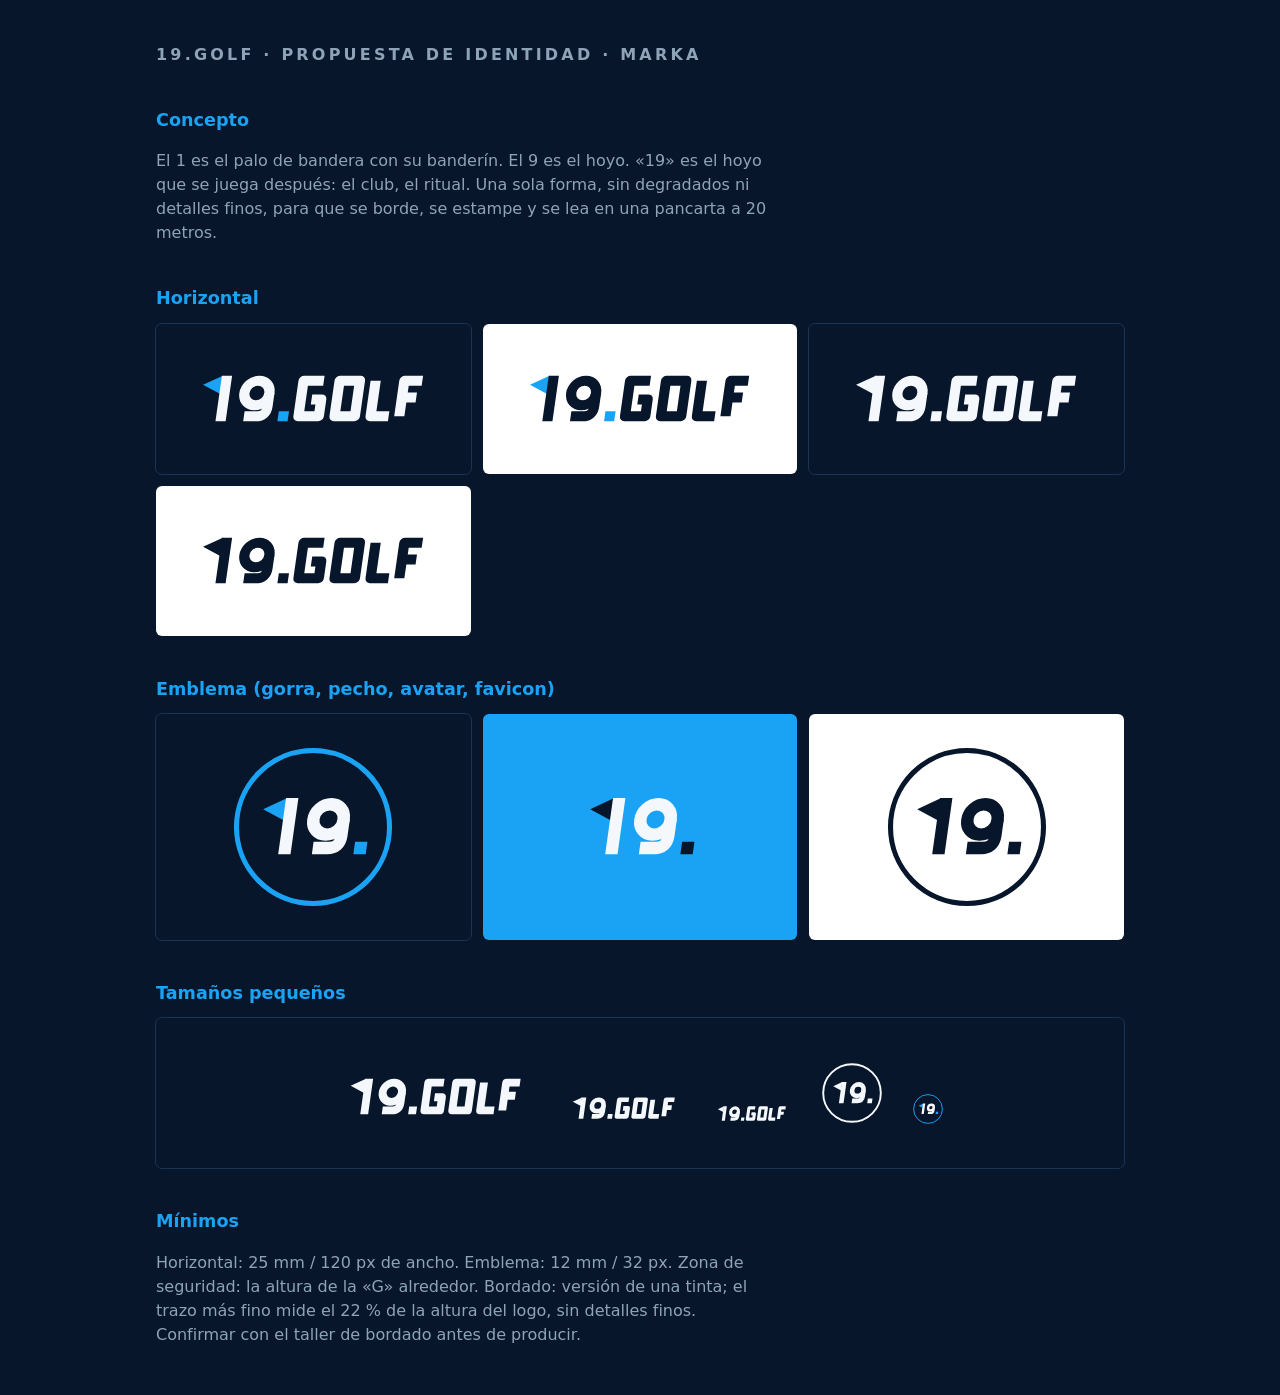
<file: clientes/19golf/assets/logo/presentacion.html>
<!doctype html>
<html lang="es"><head><meta charset="utf-8"><meta name="viewport" content="width=device-width,initial-scale=1">
<title>19.golf — Propuesta de logo</title>
<style>
:root{--fondo:#07162B;--texto:#F4F8FC;--acento:#1AA3F5;--suave:#8FA3B8}
*{box-sizing:border-box}body{margin:0;background:var(--fondo);color:var(--texto);font:16px/1.5 system-ui,sans-serif}
main{max-width:1000px;margin:auto;padding:32px 16px}h1{font-size:1rem;letter-spacing:.2em;text-transform:uppercase;color:var(--suave)}
h2{font-size:1.1rem;margin:40px 0 12px;color:var(--acento)}p{color:var(--suave);max-width:60ch}
.g{display:grid;grid-template-columns:repeat(auto-fit,minmax(280px,1fr));gap:12px}
.c{padding:28px;display:grid;place-items:center;min-height:150px;border-radius:6px}.c img{max-width:100%}
.w{background:#fff}.b{background:var(--acento)}.n{background:var(--fondo);outline:1px solid #1d3355}
.sz{display:flex;gap:28px;align-items:end;flex-wrap:wrap}
</style></head><body><main>
<h1>19.golf · Propuesta de identidad · MARKA</h1>
<h2>Concepto</h2>
<p>El 1 es el palo de bandera con su banderín. El 9 es el hoyo. «19» es el hoyo que se juega después: el club, el ritual. Una sola forma, sin degradados ni detalles finos, para que se borde, se estampe y se lea en una pancarta a 20 metros.</p>
<h2>Horizontal</h2>
<div class="g"><div class="c n"><img src="19golf-horizontal-color-oscuro.svg" alt="Logo 19.golf horizontal sobre fondo oscuro"></div>
<div class="c w"><img src="19golf-horizontal-color-claro.svg" alt="Logo 19.golf horizontal sobre fondo claro"></div>
<div class="c n"><img src="19golf-horizontal-blanco.svg" alt="Logo 19.golf en blanco"></div>
<div class="c w"><img src="19golf-horizontal-navy.svg" alt="Logo 19.golf en azul marino"></div></div>
<h2>Emblema (gorra, pecho, avatar, favicon)</h2>
<div class="g"><div class="c n"><img width="170" src="19golf-emblema-color.svg" alt="Emblema 19.golf"></div>
<div class="c b"><img width="170" src="19golf-emblema-sobre-azul.svg" alt="Emblema sobre azul"></div>
<div class="c w"><img width="170" src="19golf-emblema-navy.svg" alt="Emblema una tinta"></div></div>
<h2>Tamaños pequeños</h2>
<div class="c n"><div class="sz"><img width="200" src="19golf-horizontal-blanco.svg" alt=""><img width="120" src="19golf-horizontal-blanco.svg" alt=""><img width="80" src="19golf-horizontal-blanco.svg" alt=""><img width="64" src="19golf-emblema-blanco.svg" alt=""><img width="32" src="19golf-emblema-color.svg" alt=""></div></div>
<h2>Mínimos</h2><p>Horizontal: 25 mm / 120 px de ancho. Emblema: 12 mm / 32 px. Zona de seguridad: la altura de la «G» alrededor. Bordado: versión de una tinta; el trazo más fino mide el 22 % de la altura del logo, sin detalles finos. Confirmar con el taller de bordado antes de producir.</p>
</main></body></html>
</file>
<file: contenido/motor/base.css>
@import url('https://fonts.googleapis.com/css2?family=Hanken+Grotesk:wght@500;600&family=Inter:wght@400;500;600&display=block');
:root{--carbon:#1A1A1A;--hueso:#F4F1EB;--arena:#D9D5CC;--piedra:#B7AEA4}
*{box-sizing:border-box;margin:0;padding:0}
html,body{width:1080px;height:1920px;overflow:hidden;background:var(--carbon);color:var(--hueso)}
.lienzo{position:absolute;inset:0;overflow:hidden}
.esc{position:absolute;inset:0;overflow:hidden}
.d{font-family:"Neue Montreal","Hanken Grotesk","Inter Display",sans-serif;font-weight:500;text-transform:uppercase;letter-spacing:-.045em;line-height:.88}
.b{font-family:Inter,sans-serif;font-weight:400;line-height:1.35;letter-spacing:-.01em}
.et{font-family:Inter,sans-serif;font-weight:500;font-size:30px;text-transform:uppercase;letter-spacing:.24em}
.abs{position:absolute}
.k svg,.k{display:block}
#grano{position:absolute;inset:0;pointer-events:none;z-index:99;opacity:.13;mix-blend-mode:overlay;
 background-image:url("data:image/svg+xml,%3Csvg xmlns='http://www.w3.org/2000/svg' width='400' height='400'%3E%3Cfilter id='n'%3E%3CfeTurbulence type='fractalNoise' baseFrequency='.9' numOctaves='2' stitchTiles='stitch'/%3E%3C/filter%3E%3Crect width='400' height='400' filter='url(%23n)'/%3E%3C/svg%3E")}
</file>
